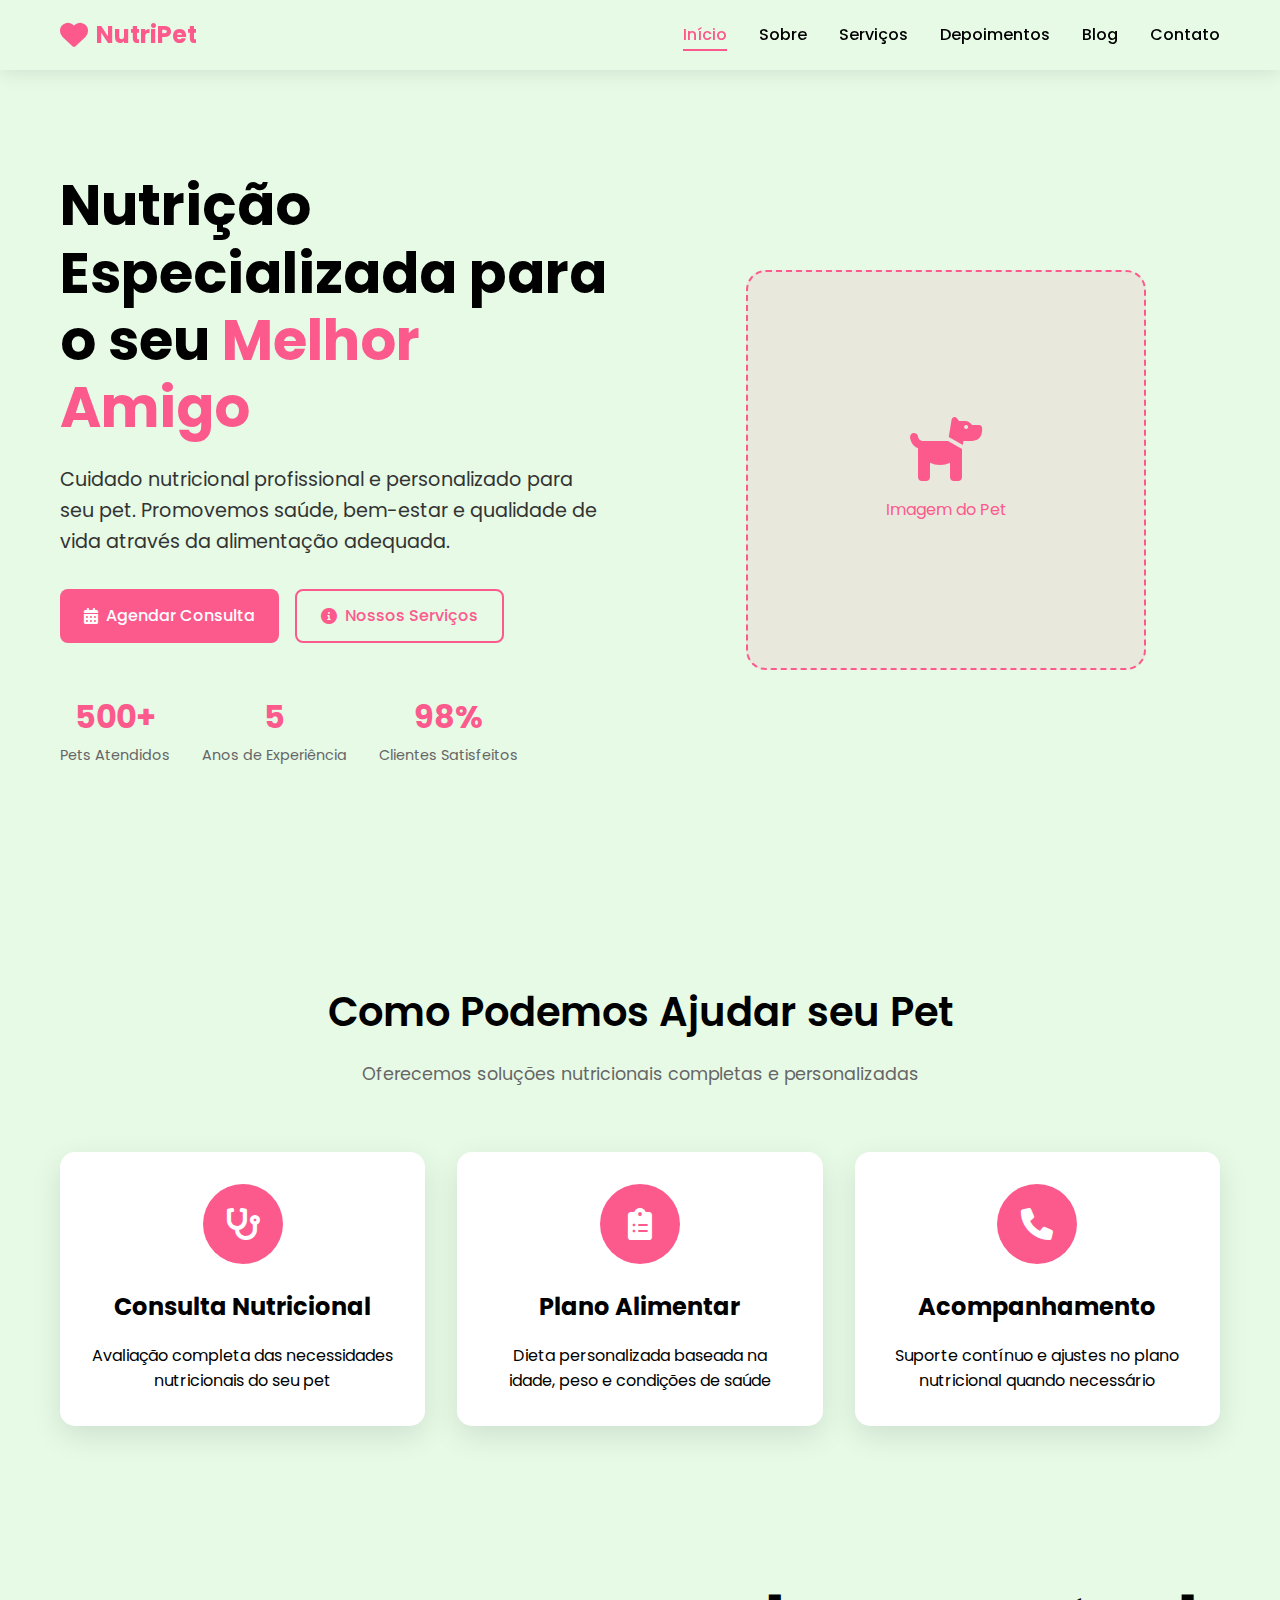
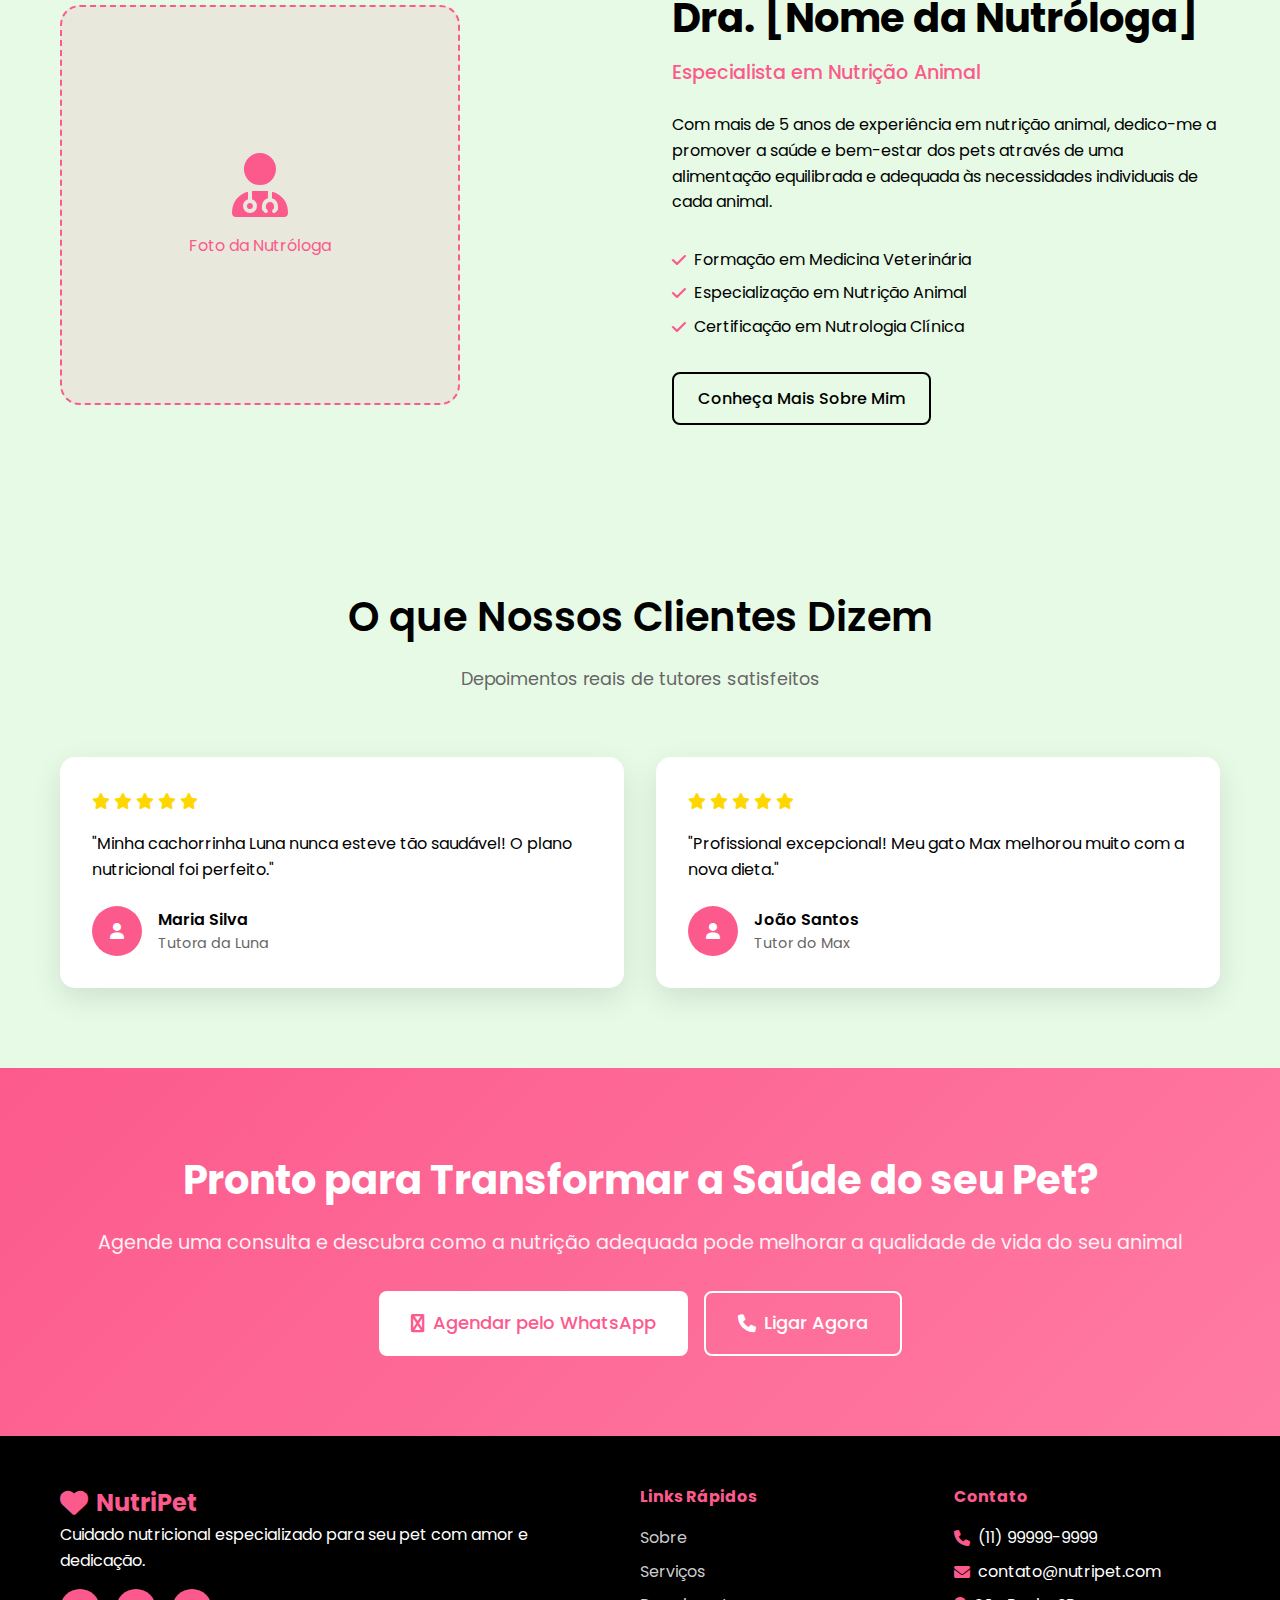
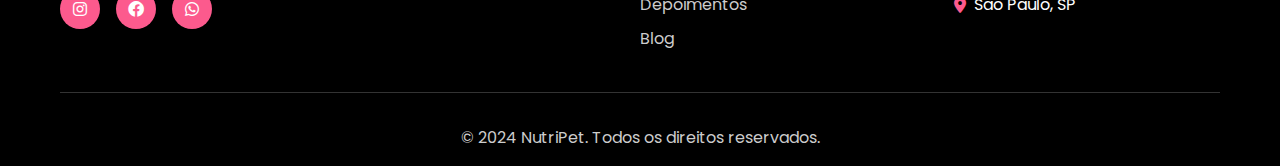
<file: index.html>
<!DOCTYPE html>
<html lang="pt-BR">
<head>
    <meta charset="UTF-8">
    <meta name="viewport" content="width=device-width, initial-scale=1.0">
    <meta name="description" content="Nutróloga especializada em animais - Cuidado nutricional profissional para seu pet com amor e dedicação">
    <meta name="keywords" content="nutrição animal, veterinária, pets, cães, gatos, alimentação animal">
    <title>NutriPet - Nutrição Especializada para seu Animal</title>
    <link rel="stylesheet" href="css/style.css">
    <link rel="preconnect" href="https://fonts.googleapis.com">
    <link rel="preconnect" href="https://fonts.gstatic.com" crossorigin>
    <link href="https://fonts.googleapis.com/css2?family=Poppins:wght@300;400;500;600;700&display=swap" rel="stylesheet">
    <link rel="stylesheet" href="https://cdnjs.cloudflare.com/ajax/libs/font-awesome/6.0.0/css/all.min.css">
</head>
<body>
    <!-- Header -->
    <header class="header">
        <div class="container">
            <div class="nav-wrapper">
                <div class="logo">
                    <i class="fas fa-heart"></i>
                    <span>NutriPet</span>
                </div>
                <nav class="nav">
                    <ul class="nav-list">
                        <li><a href="index.html" class="nav-link active">Início</a></li>
                        <li><a href="sobre.html" class="nav-link">Sobre</a></li>
                        <li><a href="servicos.html" class="nav-link">Serviços</a></li>
                        <li><a href="depoimentos.html" class="nav-link">Depoimentos</a></li>
                        <li><a href="blog.html" class="nav-link">Blog</a></li>
                        <li><a href="contato.html" class="nav-link">Contato</a></li>
                    </ul>
                </nav>
                <button class="mobile-menu-btn">
                    <span></span>
                    <span></span>
                    <span></span>
                </button>
            </div>
        </div>
    </header>

    <!-- Hero Section -->
    <main>
        <section class="hero">
            <div class="container">
                <div class="hero-content">
                    <div class="hero-text">
                        <h1>Nutrição Especializada para o seu <span class="highlight">Melhor Amigo</span></h1>
                        <p class="hero-description">
                            Cuidado nutricional profissional e personalizado para seu pet. 
                            Promovemos saúde, bem-estar e qualidade de vida através da alimentação adequada.
                        </p>
                        <div class="hero-buttons">
                            <a href="contato.html" class="btn btn-primary">
                                <i class="fas fa-calendar-alt"></i>
                                Agendar Consulta
                            </a>
                            <a href="servicos.html" class="btn btn-secondary">
                                <i class="fas fa-info-circle"></i>
                                Nossos Serviços
                            </a>
                        </div>
                        <div class="hero-stats">
                            <div class="stat">
                                <span class="stat-number">500+</span>
                                <span class="stat-label">Pets Atendidos</span>
                            </div>
                            <div class="stat">
                                <span class="stat-number">5</span>
                                <span class="stat-label">Anos de Experiência</span>
                            </div>
                            <div class="stat">
                                <span class="stat-number">98%</span>
                                <span class="stat-label">Clientes Satisfeitos</span>
                            </div>
                        </div>
                    </div>
                    <div class="hero-image">
                        <div class="image-placeholder">
                            <i class="fas fa-dog"></i>
                            <p>Imagem do Pet</p>
                        </div>
                    </div>
                </div>
            </div>
        </section>

        <!-- Services Preview -->
        <section class="services-preview">
            <div class="container">
                <div class="section-header">
                    <h2>Como Podemos Ajudar seu Pet</h2>
                    <p>Oferecemos soluções nutricionais completas e personalizadas</p>
                </div>
                <div class="services-grid">
                    <div class="service-card">
                        <div class="service-icon">
                            <i class="fas fa-stethoscope"></i>
                        </div>
                        <h3>Consulta Nutricional</h3>
                        <p>Avaliação completa das necessidades nutricionais do seu pet</p>
                    </div>
                    <div class="service-card">
                        <div class="service-icon">
                            <i class="fas fa-clipboard-list"></i>
                        </div>
                        <h3>Plano Alimentar</h3>
                        <p>Dieta personalizada baseada na idade, peso e condições de saúde</p>
                    </div>
                    <div class="service-card">
                        <div class="service-icon">
                            <i class="fas fa-phone"></i>
                        </div>
                        <h3>Acompanhamento</h3>
                        <p>Suporte contínuo e ajustes no plano nutricional quando necessário</p>
                    </div>
                </div>
            </div>
        </section>

        <!-- About Preview -->
        <section class="about-preview">
            <div class="container">
                <div class="about-content">
                    <div class="about-image">
                        <div class="image-placeholder">
                            <i class="fas fa-user-md"></i>
                            <p>Foto da Nutróloga</p>
                        </div>
                    </div>
                    <div class="about-text">
                        <h2>Dra. [Nome da Nutróloga]</h2>
                        <p class="about-subtitle">Especialista em Nutrição Animal</p>
                        <p>
                            Com mais de 5 anos de experiência em nutrição animal, dedico-me a promover 
                            a saúde e bem-estar dos pets através de uma alimentação equilibrada e adequada 
                            às necessidades individuais de cada animal.
                        </p>
                        <ul class="credentials">
                            <li><i class="fas fa-check"></i> Formação em Medicina Veterinária</li>
                            <li><i class="fas fa-check"></i> Especialização em Nutrição Animal</li>
                            <li><i class="fas fa-check"></i> Certificação em Nutrologia Clínica</li>
                        </ul>
                        <a href="sobre.html" class="btn btn-outline">
                            Conheça Mais Sobre Mim
                        </a>
                    </div>
                </div>
            </div>
        </section>

        <!-- Testimonials Preview -->
        <section class="testimonials-preview">
            <div class="container">
                <div class="section-header">
                    <h2>O que Nossos Clientes Dizem</h2>
                    <p>Depoimentos reais de tutores satisfeitos</p>
                </div>
                <div class="testimonials-grid">
                    <div class="testimonial-card">
                        <div class="testimonial-content">
                            <div class="stars">
                                <i class="fas fa-star"></i>
                                <i class="fas fa-star"></i>
                                <i class="fas fa-star"></i>
                                <i class="fas fa-star"></i>
                                <i class="fas fa-star"></i>
                            </div>
                            <p>"Minha cachorrinha Luna nunca esteve tão saudável! O plano nutricional foi perfeito."</p>
                        </div>
                        <div class="testimonial-author">
                            <div class="author-image">
                                <i class="fas fa-user"></i>
                            </div>
                            <div class="author-info">
                                <span class="author-name">Maria Silva</span>
                                <span class="pet-name">Tutora da Luna</span>
                            </div>
                        </div>
                    </div>
                    <div class="testimonial-card">
                        <div class="testimonial-content">
                            <div class="stars">
                                <i class="fas fa-star"></i>
                                <i class="fas fa-star"></i>
                                <i class="fas fa-star"></i>
                                <i class="fas fa-star"></i>
                                <i class="fas fa-star"></i>
                            </div>
                            <p>"Profissional excepcional! Meu gato Max melhorou muito com a nova dieta."</p>
                        </div>
                        <div class="testimonial-author">
                            <div class="author-image">
                                <i class="fas fa-user"></i>
                            </div>
                            <div class="author-info">
                                <span class="author-name">João Santos</span>
                                <span class="pet-name">Tutor do Max</span>
                            </div>
                        </div>
                    </div>
                </div>
            </div>
        </section>

        <!-- CTA Section -->
        <section class="cta-section">
            <div class="container">
                <div class="cta-content">
                    <h2>Pronto para Transformar a Saúde do seu Pet?</h2>
                    <p>Agende uma consulta e descubra como a nutrição adequada pode melhorar a qualidade de vida do seu animal</p>
                    <div class="cta-buttons">
                        <a href="contato.html" class="btn btn-primary btn-large">
                            <i class="fas fa-whatsapp"></i>
                            Agendar pelo WhatsApp
                        </a>
                        <a href="tel:+5511999999999" class="btn btn-secondary btn-large">
                            <i class="fas fa-phone"></i>
                            Ligar Agora
                        </a>
                    </div>
                </div>
            </div>
        </section>
    </main>

    <!-- Footer -->
    <footer class="footer">
        <div class="container">
            <div class="footer-content">
                <div class="footer-section">
                    <div class="logo">
                        <i class="fas fa-heart"></i>
                        <span>NutriPet</span>
                    </div>
                    <p>Cuidado nutricional especializado para seu pet com amor e dedicação.</p>
                    <div class="social-links">
                        <a href="#" target="_blank"><i class="fab fa-instagram"></i></a>
                        <a href="#" target="_blank"><i class="fab fa-facebook"></i></a>
                        <a href="#" target="_blank"><i class="fab fa-whatsapp"></i></a>
                    </div>
                </div>
                <div class="footer-section">
                    <h4>Links Rápidos</h4>
                    <ul>
                        <li><a href="sobre.html">Sobre</a></li>
                        <li><a href="servicos.html">Serviços</a></li>
                        <li><a href="depoimentos.html">Depoimentos</a></li>
                        <li><a href="blog.html">Blog</a></li>
                    </ul>
                </div>
                <div class="footer-section">
                    <h4>Contato</h4>
                    <div class="contact-info">
                        <p><i class="fas fa-phone"></i> (11) 99999-9999</p>
                        <p><i class="fas fa-envelope"></i> contato@nutripet.com</p>
                        <p><i class="fas fa-map-marker-alt"></i> São Paulo, SP</p>
                    </div>
                </div>
            </div>
            <div class="footer-bottom">
                <p>&copy; 2024 NutriPet. Todos os direitos reservados.</p>
            </div>
        </div>
    </footer>

    <script src="js/script.js"></script>
</body>
</html>
</file>
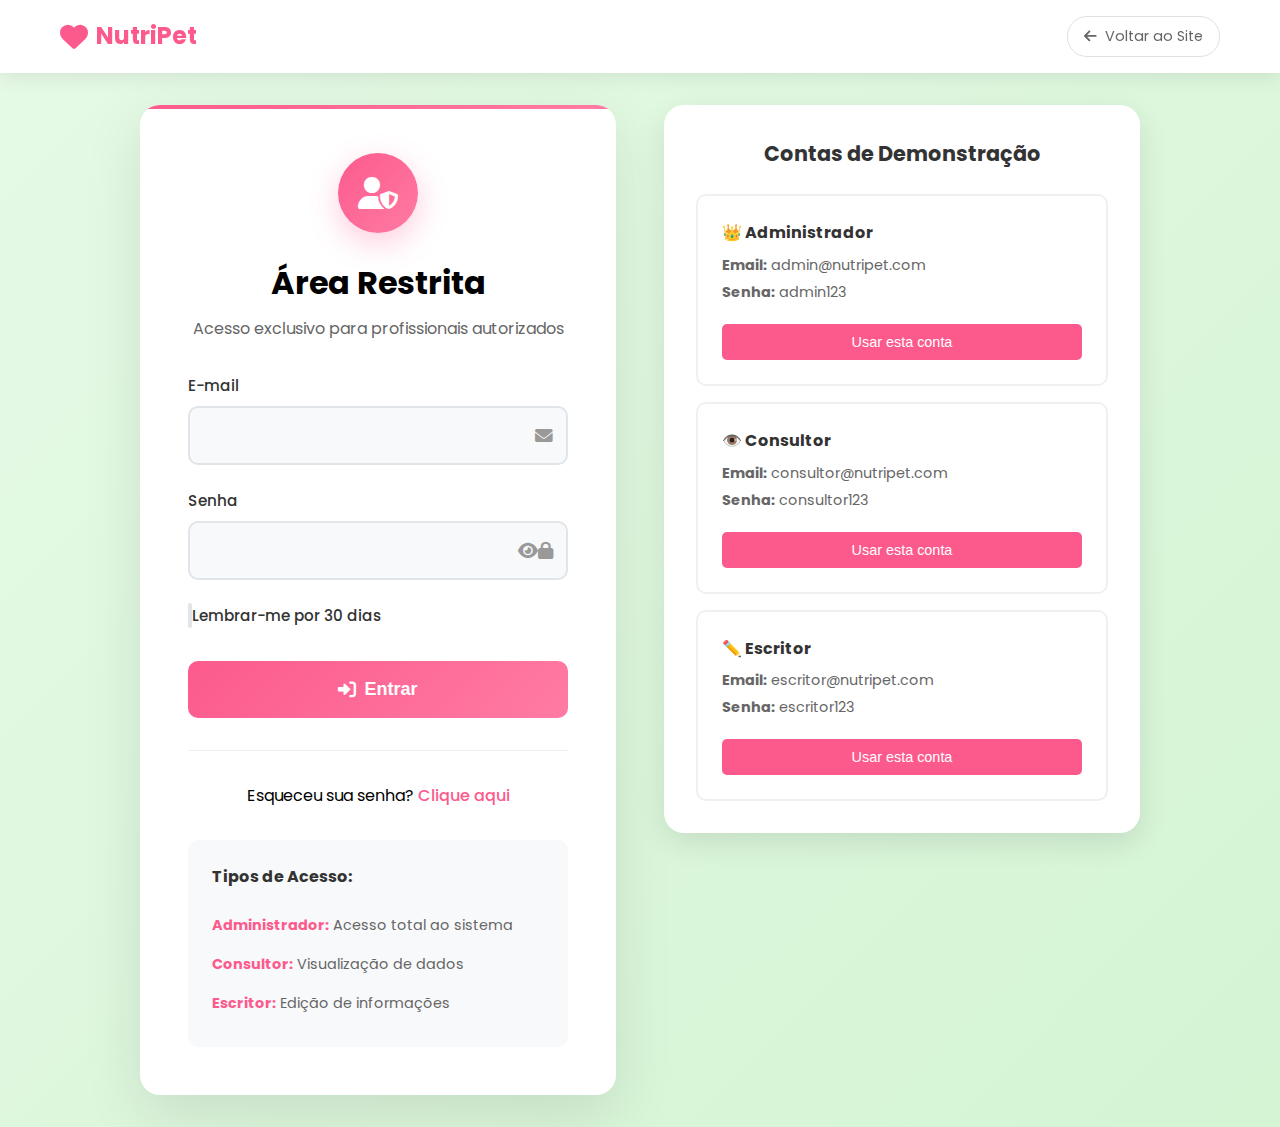
<file: dashboard.html>
<!DOCTYPE html>
<html lang="pt-BR">

<head>
    <meta charset="UTF-8">
    <meta name="viewport" content="width=device-width, initial-scale=1.0">
    <meta name="description" content="Dashboard administrativo - NaturaVet">
    <title>Dashboard - NaturaVet</title>
    <!-- Apenas as fontes e ícones, sem o style.css -->
    <link rel="preconnect" href="https://fonts.googleapis.com">
    <link rel="preconnect" href="https://fonts.gstatic.com" crossorigin>
    <link href="https://fonts.googleapis.com/css2?family=Poppins:wght@300;400;500;600;700&display=swap"
        rel="stylesheet">
    <link rel="stylesheet" href="https://cdnjs.cloudflare.com/ajax/libs/font-awesome/6.0.0/css/all.min.css">
    <!-- CSS específico do dashboard -->
    <link rel="stylesheet" href="css/dashboard.css">
        <link rel="stylesheet" href="css/dashboard/configuracao.css">

</head>

<body class="dashboard-page">
    <!-- Header Dashboard (independente) -->
    <header class="dashboard-header">
        <div class="dashboard-container">
            <div class="header-content">
                <div class="logo">
                    <i class="fas fa-heart"></i>
                    <span>NaturaVet</span>
                    <span class="dashboard-label">Dashboard</span>
                </div>

                <div class="header-actions">
                    <div class="user-info">
                        <div class="user-avatar">
                            <i class="fas fa-user"></i>
                        </div>
                        <div class="user-details">
                            <span class="user-name" id="userName">Carregando...</span>
                            <span class="user-role" id="userRole">...</span>
                        </div>
                    </div>

                    <div class="header-buttons">
                        <a href="index.html" class="btn-site">
                            <i class="fas fa-external-link-alt"></i>
                            <span>Ver Site</span>
                        </a>
                        <button class="btn-logout" onclick="logout()">
                            <i class="fas fa-sign-out-alt"></i>
                            <span>Sair</span>
                        </button>
                    </div>
                </div>
            </div>
        </div>
    </header>

    <!-- Botão para mobile -->
    <button class="mobile-sidebar-toggle" onclick="toggleSidebar()">
        <i class="fas fa-bars"></i>
    </button>

    <!-- Sidebar -->
    <aside class="dashboard-sidebar">
        <nav class="sidebar-nav">
            <ul class="nav-list">
                <li class="nav-item active">
                    <a href="#dashboard" class="nav-link" data-section="dashboard">
                        <i class="fas fa-tachometer-alt"></i>
                        <span>Dashboard</span>
                    </a>
                </li>
                <li class="nav-item">
                    <a href="#agendamentos" class="nav-link" data-section="agendamentos">
                        <i class="fas fa-calendar-alt"></i>
                        <span>Agendamentos</span>
                        <span class="badge" id="agendamentos-count">0</span>
                    </a>
                </li>
                <li class="nav-item">
                    <a href="#clientes" class="nav-link" data-section="clientes">
                        <i class="fas fa-users"></i>
                        <span>Clientes</span>
                        <span class="badge" id="clientes-count">0</span>
                    </a>
                </li>
                <li class="nav-item">
                    <a href="#animais" class="nav-link" data-section="animais">
                        <i class="fas fa-paw"></i>
                        <span>Animais</span>
                        <span class="badge" id="animais-count">0</span>
                    </a>
                </li>
                <li class="nav-item">
                    <a href="#contatos" class="nav-link" data-section="contatos">
                        <i class="fas fa-envelope"></i>
                        <span>Contatos</span>
                        <span class="badge" id="contatos-count">0</span>
                    </a>
                </li>
                <li class="nav-item admin-only">
                    <a href="#usuarios" class="nav-link" data-section="usuarios">
                        <i class="fas fa-user-shield"></i>
                        <span>Usuários</span>
                    </a>
                </li>
                <li class="nav-item admin-only">
                    <a href="#configuracoes" class="nav-link" data-section="configuracoes">
                        <i class="fas fa-cog"></i>
                        <span>Configurações</span>
                    </a>
                </li>
            </ul>
        </nav>
    </aside>

    <!-- Main Content -->
    <main class="dashboard-main">
        <div class="dashboard-container">
            <!-- Dashboard Overview -->
            <section id="dashboard-section" class="content-section active">
                <div class="section-header">
                    <div>
                        <h1>Dashboard</h1>
                        <p>Visão geral do sistema NaturaVet</p>
                    </div>
                </div>

                <div class="stats-grid">
                    <div class="stat-card">
                        <div class="stat-icon">
                            <i class="fas fa-calendar-check"></i>
                        </div>
                        <div class="stat-info">
                            <h3 id="stat-agendamentos">0</h3>
                            <p>Agendamentos Hoje</p>
                        </div>
                    </div>

                    <div class="stat-card">
                        <div class="stat-icon">
                            <i class="fas fa-users"></i>
                        </div>
                        <div class="stat-info">
                            <h3 id="stat-clientes">0</h3>
                            <p>Clientes Ativos</p>
                        </div>
                    </div>

                    <div class="stat-card">
                        <div class="stat-icon">
                            <i class="fas fa-paw"></i>
                        </div>
                        <div class="stat-info">
                            <h3 id="stat-animais">0</h3>
                            <p>Animais Cadastrados</p>
                        </div>
                    </div>

                    <div class="stat-card">
                        <div class="stat-icon">
                            <i class="fas fa-envelope"></i>
                        </div>
                        <div class="stat-info">
                            <h3 id="stat-contatos">0</h3>
                            <p>Mensagens Pendentes</p>
                        </div>
                    </div>
                </div>

                <!-- Dashboard Widgets -->
                <div class="dashboard-widgets">
                    <div class="widget">
                        <div class="widget-header">
                            <h3>Próximos Agendamentos</h3>
                            <button class="btn-widget" onclick="showSection('agendamentos')">Ver Todos</button>
                        </div>
                        <div class="widget-content" id="proximos-agendamentos">
                            <p class="no-data">Nenhum agendamento para hoje</p>
                        </div>
                    </div>

                    <div class="widget">
                        <div class="widget-header">
                            <h3>Mensagens Recentes</h3>
                            <button class="btn-widget" onclick="showSection('contatos')">Ver Todas</button>
                        </div>
                        <div class="widget-content" id="mensagens-recentes">
                            <p class="no-data">Nenhuma mensagem recente</p>
                        </div>
                    </div>
                </div>

                <!-- Calendário de Agendamentos -->
                <div class="calendar-section">
                    <div class="calendar-widget">
                        <div class="widget-header">
                            <h3>Calendário de Agendamentos</h3>
                            <div class="calendar-nav">
                                <button class="btn btn-sm btn-secondary" onclick="previousMonth()">
                                    <i class="fas fa-chevron-left"></i>
                                </button>
                                <span id="calendar-month-year"></span>
                                <button class="btn btn-sm btn-secondary" onclick="nextMonth()">
                                    <i class="fas fa-chevron-right"></i>
                                </button>
                            </div>
                        </div>
                        <div class="calendar-container">
                            <div class="calendar-grid" id="calendar-grid">
                                <!-- Calendário será gerado dinamicamente -->
                            </div>
                        </div>
                    </div>

                    <div class="day-info-panel">
                        <div class="day-info-header">
                            <h3 id="selected-day-title">Selecione um dia</h3>
                            <span id="selected-day-date" class="day-date"></span>
                        </div>
                        <div class="day-info-content" id="day-info-content">
                            <div class="no-day-selected">
                                <i class="fas fa-calendar-day"></i>
                                <p>Clique em um dia do calendário para ver os agendamentos</p>
                            </div>
                        </div>
                    </div>
                </div>
            </section>

            <!-- Agendamentos -->
            <section id="agendamentos-section" class="content-section">
                <div class="section-header">
                    <div>
                        <h1>Agendamentos</h1>
                        <p>Gerencie todos os agendamentos</p>
                    </div>
                    <div class="section-actions">
                        <button class="btn btn-primary" onclick="openModal('agendamento-modal')">
                            <i class="fas fa-plus"></i>
                            Novo Agendamento
                        </button>
                    </div>
                </div>

                <div class="table-container">
                    <table class="data-table" id="agendamentos-table">
                        <thead>
                            <tr>
                                <th>Data/Hora</th>
                                <th>Cliente</th>
                                <th>Animal</th>
                                <th>Serviço</th>
                                <th>Status</th>
                                <th>Ações</th>
                            </tr>
                        </thead>
                        <tbody>
                            <tr class="no-data-row">
                                <td colspan="6">Nenhum agendamento encontrado</td>
                            </tr>
                        </tbody>
                    </table>
                </div>
            </section>

            <!-- Clientes -->
            <section id="clientes-section" class="content-section">
                <div class="section-header">
                    <div>
                        <h1>Clientes</h1>
                        <p>Gerencie todos os clientes cadastrados</p>
                    </div>
                    <div class="section-actions">
                        <div class="search-box">
                            <input type="text" id="cliente-search" placeholder="Buscar cliente...">
                            <i class="fas fa-search"></i>
                        </div>
                        <button class="btn btn-primary" onclick="openClienteModal()">
                            <i class="fas fa-plus"></i>
                            Novo Cliente
                        </button>
                    </div>
                </div>

                <div class="table-container">
                    <table class="data-table" id="clientes-table">
                        <thead>
                            <tr>
                                <th>Nome</th>
                                <th>Email</th>
                                <th>Telefone</th>
                                <th>Cidade</th>
                                <th>Animais</th>
                                <th>Status</th>
                                <th>Cadastro</th>
                                <th>Ações</th>
                            </tr>
                        </thead>
                        <tbody>
                            <tr class="no-data-row">
                                <td colspan="8">Nenhum cliente encontrado</td>
                            </tr>
                        </tbody>
                    </table>
                </div>
            </section>

            <!-- Animais -->
            <section id="animais-section" class="content-section">
                <div class="section-header">
                    <div>
                        <h1>Animais</h1>
                        <p>Gerencie todos os animais cadastrados</p>
                    </div>
                    <div class="section-actions">
                        <button class="btn btn-primary" onclick="openModal('animal-modal')">
                            <i class="fas fa-plus"></i>
                            Novo Animal
                        </button>
                    </div>
                </div>

                <div class="table-container">
                    <table class="data-table" id="animais-table">
                        <thead>
                            <tr>
                                <th>Nome</th>
                                <th>Tipo</th>
                                <th>Raça</th>
                                <th>Idade</th>
                                <th>Tutor</th>
                                <th>Ações</th>
                            </tr>
                        </thead>
                        <tbody>
                            <tr class="no-data-row">
                                <td colspan="6">Nenhum animal encontrado</td>
                            </tr>
                        </tbody>
                    </table>
                </div>
            </section>

            <!-- Contatos -->
            <section id="contatos-section" class="content-section">
                <div class="section-header">
                    <div>
                        <h1>Mensagens de Contato</h1>
                        <p>Visualize todas as mensagens recebidas</p>
                    </div>
                    <div class="section-actions">
                        <button class="btn btn-secondary" onclick="exportContacts()">
                            <i class="fas fa-download"></i>
                            Exportar
                        </button>
                    </div>
                </div>

                <div class="table-container">
                    <table class="data-table" id="contatos-table">
                        <thead>
                            <tr>
                                <th>Data</th>
                                <th>Nome</th>
                                <th>Email</th>
                                <th>Telefone</th>
                                <th>Serviço</th>
                                <th>Status</th>
                                <th>Ações</th>
                            </tr>
                        </thead>
                        <tbody>
                            <tr class="no-data-row">
                                <td colspan="7">Nenhuma mensagem encontrada</td>
                            </tr>
                        </tbody>
                    </table>
                </div>
            </section>

            <!-- Usuários -->
            <section id="usuarios-section" class="content-section">
                <div class="section-header">
                    <div>
                        <h1>Usuários</h1>
                        <p>Gerencie todos os usuários do sistema</p>
                    </div>
                    <div class="section-actions">
                        <button class="btn btn-primary admin-only" onclick="openUsuarioModal()">
                            <i class="fas fa-plus"></i>
                            Novo Usuário
                        </button>
                    </div>
                </div>

                <div class="table-container">
                    <table class="data-table" id="usuarios-table">
                        <thead>
                            <tr>
                                <th>Nome</th>
                                <th>Email</th>
                                <th>Tipo</th>
                                <th>Status</th>
                                <th>Cadastro</th>
                                <th>Ações</th>
                            </tr>
                        </thead>
                        <tbody>
                            <tr class="no-data-row">
                                <td colspan="6">Nenhum usuário encontrado</td>
                            </tr>
                        </tbody>
                    </table>
                </div>
            </section>
        </div>
    </main>

    <!-- Modals -->
    <!-- Modal Agendamento -->
    <div id="agendamento-modal" class="modal">
        <div class="modal-content">
            <div class="modal-header">
                <h2>Novo Agendamento</h2>
                <button class="modal-close" onclick="closeModal('agendamento-modal')">
                    <i class="fas fa-times"></i>
                </button>
            </div>
            <form id="agendamento-form" class="modal-form">
                <div class="form-row">
                    <div class="form-group">
                        <label for="agend-cliente">Cliente</label>
                        <select id="agend-cliente" name="cliente" required>
                            <option value="">Selecione um cliente</option>
                        </select>
                    </div>
                    <div class="form-group">
                        <label for="agend-animal">Animal</label>
                        <select id="agend-animal" name="animal" required>
                            <option value="">Selecione um animal</option>
                        </select>
                    </div>
                </div>
                <div class="form-row">
                    <div class="form-group">
                        <label for="agend-data">Data</label>
                        <input type="date" id="agend-data" name="data" required>
                    </div>
                    <div class="form-group">
                        <label for="agend-hora">Hora</label>
                        <input type="time" id="agend-hora" name="hora" required>
                    </div>
                </div>
                <div class="form-group">
                    <label for="agend-servico">Serviço</label>
                    <select id="agend-servico" name="servico" required>
                        <option value="">Selecione um serviço</option>
                        <option value="consulta">Consulta Nutricional</option>
                        <option value="natural">Alimentação Natural</option>
                        <option value="mista">Alimentação Mista</option>
                        <option value="comercial">Alimentação Comercial</option>
                        <option value="emagrecimento">Programa de Emagrecimento</option>
                        <option value="dietas-coadjuvantes">Dietas Coadjuvantes</option>
                    </select>
                </div>
                <div class="form-group">
                    <label for="agend-observacoes">Observações</label>
                    <textarea id="agend-observacoes" name="observacoes" rows="3"></textarea>
                </div>
                <div class="modal-actions">
                    <button type="button" class="btn btn-secondary" onclick="closeModal('agendamento-modal')">
                        Cancelar
                    </button>
                    <button type="submit" class="btn btn-primary">
                        <i class="fas fa-save"></i>
                        Salvar Agendamento
                    </button>
                </div>
            </form>
        </div>
    </div>

    <!-- Modal Cliente -->
    <div id="cliente-modal" class="modal">
        <div class="modal-content">
            <div class="modal-header">
                <h2 id="cliente-modal-title">Novo Cliente</h2>
                <button class="modal-close" onclick="closeModal('cliente-modal')">
                    <i class="fas fa-times"></i>
                </button>
            </div>
            <form id="cliente-form" class="modal-form">
                <input type="hidden" id="cliente-id" name="id">

                <!-- Informações Pessoais -->
                <div class="form-section">
                    <h3><i class="fas fa-user"></i> Informações Pessoais</h3>
                    <div class="form-row">
                        <div class="form-group">
                            <label for="cliente-nome">Nome Completo *</label>
                            <input type="text" id="cliente-nome" name="nome" required>
                        </div>
                        <div class="form-group">
                            <label for="cliente-cpf">CPF</label>
                            <input type="text" id="cliente-cpf" name="cpf" placeholder="000.000.000-00">
                        </div>
                    </div>
                    <div class="form-row">
                        <div class="form-group">
                            <label for="cliente-nascimento">Data de Nascimento</label>
                            <input type="date" id="cliente-nascimento" name="nascimento">
                        </div>
                        <div class="form-group">
                            <label for="cliente-profissao">Profissão</label>
                            <input type="text" id="cliente-profissao" name="profissao">
                        </div>
                    </div>
                </div>

                <!-- Contato -->
                <div class="form-section">
                    <h3><i class="fas fa-phone"></i> Contato</h3>
                    <div class="form-row">
                        <div class="form-group">
                            <label for="cliente-email">E-mail *</label>
                            <input type="email" id="cliente-email" name="email" required>
                        </div>
                        <div class="form-group">
                            <label for="cliente-telefone">Telefone *</label>
                            <input type="tel" id="cliente-telefone" name="telefone" required
                                placeholder="(00) 00000-0000">
                        </div>
                    </div>
                    <div class="form-group">
                        <label for="cliente-telefone2">Telefone Alternativo</label>
                        <input type="tel" id="cliente-telefone2" name="telefone2" placeholder="(00) 00000-0000">
                    </div>
                </div>

                <!-- Endereço -->
                <div class="form-section">
                    <h3><i class="fas fa-map-marker-alt"></i> Endereço</h3>
                    <div class="form-row">
                        <div class="form-group">
                            <label for="cliente-cep">CEP</label>
                            <input type="text" id="cliente-cep" name="cep" placeholder="00000-000">
                        </div>
                        <div class="form-group">
                            <label for="cliente-cidade">Cidade</label>
                            <input type="text" id="cliente-cidade" name="cidade">
                        </div>
                    </div>
                    <div class="form-row">
                        <div class="form-group">
                            <label for="cliente-bairro">Bairro</label>
                            <input type="text" id="cliente-bairro" name="bairro">
                        </div>
                        <div class="form-group">
                            <label for="cliente-estado">Estado</label>
                            <select id="cliente-estado" name="estado">
                                <option value="">Selecione</option>
                                <option value="AC">Acre</option>
                                <option value="AL">Alagoas</option>
                                <option value="AP">Amapá</option>
                                <option value="AM">Amazonas</option>
                                <option value="BA">Bahia</option>
                                <option value="CE">Ceará</option>
                                <option value="DF">Distrito Federal</option>
                                <option value="ES">Espírito Santo</option>
                                <option value="GO">Goiás</option>
                                <option value="MA">Maranhão</option>
                                <option value="MT">Mato Grosso</option>
                                <option value="MS">Mato Grosso do Sul</option>
                                <option value="MG">Minas Gerais</option>
                                <option value="PA">Pará</option>
                                <option value="PB">Paraíba</option>
                                <option value="PR">Paraná</option>
                                <option value="PE">Pernambuco</option>
                                <option value="PI">Piauí</option>
                                <option value="RJ">Rio de Janeiro</option>
                                <option value="RN">Rio Grande do Norte</option>
                                <option value="RS">Rio Grande do Sul</option>
                                <option value="RO">Rondônia</option>
                                <option value="RR">Roraima</option>
                                <option value="SC">Santa Catarina</option>
                                <option value="SP">São Paulo</option>
                                <option value="SE">Sergipe</option>
                                <option value="TO">Tocantins</option>
                            </select>
                        </div>
                    </div>
                    <div class="form-group">
                        <label for="cliente-endereco">Rua/Avenida</label>
                        <input type="text" id="cliente-endereco" name="endereco" placeholder="Rua, número, complemento">
                    </div>
                </div>

                <!-- Informações Adicionais -->
                <div class="form-section">
                    <h3><i class="fas fa-clipboard"></i> Informações Adicionais</h3>
                    <div class="form-row">
                        <div class="form-group">
                            <label for="cliente-como-conheceu">Como nos conheceu?</label>
                            <select id="cliente-como-conheceu" name="como_conheceu">
                                <option value="">Selecione</option>
                                <option value="google">Google</option>
                                <option value="instagram">Instagram</option>
                                <option value="facebook">Facebook</option>
                                <option value="indicacao">Indicação</option>
                                <option value="veterinario">Veterinário</option>
                                <option value="outros">Outros</option>
                            </select>
                        </div>
                        <div class="form-group">
                            <label for="cliente-status">Status</label>
                            <select id="cliente-status" name="status">
                                <option value="ativo">Ativo</option>
                                <option value="inativo">Inativo</option>
                                <option value="prospecto">Prospecto</option>
                            </select>
                        </div>
                    </div>
                    <div class="form-group">
                        <label for="cliente-observacoes">Observações</label>
                        <textarea id="cliente-observacoes" name="observacoes" rows="3"
                            placeholder="Informações importantes sobre o cliente..."></textarea>
                    </div>
                </div>

                <div class="modal-actions">
                    <button type="button" class="btn btn-secondary" onclick="closeModal('cliente-modal')">
                        <i class="fas fa-times"></i>
                        Cancelar
                    </button>
                    <button type="submit" class="btn btn-primary">
                        <i class="fas fa-save"></i>
                        <span id="cliente-btn-text">Salvar Cliente</span>
                    </button>
                </div>
            </form>
        </div>
    </div>

    <!-- Modal Animal -->
    <div id="animal-modal" class="modal">
        <div class="modal-content">
            <div class="modal-header">
                <h2>Novo Animal</h2>
                <button class="modal-close" onclick="closeModal('animal-modal')">
                    <i class="fas fa-times"></i>
                </button>
            </div>
            <form id="animal-form" class="modal-form">
                <div class="form-row">
                    <div class="form-group">
                        <label for="animal-nome">Nome do Animal</label>
                        <input type="text" id="animal-nome" name="nome" required>
                    </div>
                    <div class="form-group">
                        <label for="animal-tutor">Tutor</label>
                        <select id="animal-tutor" name="tutor" required>
                            <option value="">Selecione um cliente</option>
                        </select>
                    </div>
                </div>
                <div class="form-row">
                    <div class="form-group">
                        <label for="animal-tipo">Tipo</label>
                        <select id="animal-tipo" name="tipo" required>
                            <option value="">Selecione</option>
                            <option value="cao">Cão</option>
                            <option value="gato">Gato</option>
                            <option value="outro">Outro</option>
                        </select>
                    </div>
                    <div class="form-group">
                        <label for="animal-raca">Raça</label>
                        <input type="text" id="animal-raca" name="raca">
                    </div>
                </div>
                <div class="form-row">
                    <div class="form-group">
                        <label for="animal-nascimento">Data de Nascimento</label>
                        <input type="date" id="animal-nascimento" name="nascimento">
                    </div>
                    <div class="form-group">
                        <label for="animal-peso">Peso (kg)</label>
                        <input type="number" id="animal-peso" name="peso" step="0.1" min="0">
                    </div>
                </div>
                <div class="form-group">
                    <label for="animal-observacoes">Observações Médicas</label>
                    <textarea id="animal-observacoes" name="observacoes" rows="3"></textarea>
                </div>
                <div class="modal-actions">
                    <button type="button" class="btn btn-secondary" onclick="closeModal('animal-modal')">
                        Cancelar
                    </button>
                    <button type="submit" class="btn btn-primary">
                        <i class="fas fa-save"></i>
                        Salvar Animal
                    </button>
                </div>
            </form>
        </div>
    </div>

    <!-- Modal Usuário -->
    <div id="usuario-modal" class="modal">
        <div class="modal-content">
            <div class="modal-header">
                <h2 id="usuario-modal-title">Novo Usuário</h2>
                <button class="modal-close" onclick="closeModal('usuario-modal')">
                    <i class="fas fa-times"></i>
                </button>
            </div>
            <form id="usuario-form" class="modal-form">
                <input type="hidden" id="usuario-id" name="id">

                <div class="form-row">
                    <div class="form-group">
                        <label for="usuario-nome">Nome Completo *</label>
                        <input type="text" id="usuario-nome" name="nome" required>
                    </div>
                    <div class="form-group">
                        <label for="usuario-email">E-mail *</label>
                        <input type="email" id="usuario-email" name="email" required>
                    </div>
                </div>

                <div class="form-row">
                    <div class="form-group">
                        <label for="usuario-senha">Senha *</label>
                        <input type="password" id="usuario-senha" name="senha" required>
                    </div>
                    <div class="form-group">
                        <label for="usuario-tipo">Tipo de Usuário *</label>
                        <select id="usuario-tipo" name="tipo" required>
                            <option value="">Selecione</option>
                            <option value="admin">Administrador</option>
                            <option value="escritor">Escritor</option>
                            <option value="consultor">Consultor</option>
                        </select>
                    </div>
                </div>

                <div class="form-group">
                    <label for="usuario-status">Status</label>
                    <select id="usuario-status" name="status">
                        <option value="ativo">Ativo</option>
                        <option value="inativo">Inativo</option>
                    </select>
                </div>

                <div class="modal-actions">
                    <button type="button" class="btn btn-secondary" onclick="closeModal('usuario-modal')">
                        <i class="fas fa-times"></i>
                        Cancelar
                    </button>
                    <button type="submit" class="btn btn-primary">
                        <i class="fas fa-save"></i>
                        <span id="usuario-btn-text">Salvar Usuário</span>
                    </button>
                </div>
            </form>
        </div>
    </div>

    <!-- Modal Visualizar Contato -->
    <div id="view-contato-modal" class="modal modal-overlay">
        <div class="modal-content modal-view-contato">
            <div class="modal-header">
                <h2>Mensagem de Contato</h2>
                <button class="modal-close" onclick="closeModal('view-contato-modal')">
                    <i class="fas fa-times"></i>
                </button>
            </div>
            <div class="modal-body" id="contato-details">
                <!-- Conteúdo será preenchido dinamicamente -->
            </div>
            <div class="modal-actions">
                <button type="button" class="btn btn-secondary" onclick="closeModal('view-contato-modal')">
                    <i class="fas fa-times"></i>
                    Fechar
                </button>
            </div>
        </div>
    </div>
<!-- Configurações -->
<section id="configuracoes-section" class="content-section">
    <div class="section-header">
        <div>
            <h1>Configurações</h1>
            <p>Configure o sistema de acordo com suas necessidades</p>
        </div>
    </div>

    <div class="config-container">
        <!-- Navegação das configurações -->
        <div class="config-nav">
            <ul class="config-nav-list">
                <li class="config-nav-item active">
                    <a href="#config-geral" class="config-nav-link" data-config="geral">
                        <i class="fas fa-cog"></i>
                        <span>Geral</span>
                    </a>
                </li>
                <li class="config-nav-item">
                    <a href="#config-agendamento" class="config-nav-link" data-config="agendamento">
                        <i class="fas fa-calendar-alt"></i>
                        <span>Agendamentos</span>
                    </a>
                </li>
                <li class="config-nav-item">
                    <a href="#config-backup" class="config-nav-link" data-config="backup">
                        <i class="fas fa-database"></i>
                        <span>Backup & Dados</span>
                    </a>
                </li>
                <li class="config-nav-item">
                    <a href="#config-seguranca" class="config-nav-link" data-config="seguranca">
                        <i class="fas fa-shield-alt"></i>
                        <span>Segurança</span>
                    </a>
                </li>
                <li class="config-nav-item">
                    <a href="#config-relatorios" class="config-nav-link" data-config="relatorios">
                        <i class="fas fa-chart-bar"></i>
                        <span>Relatórios</span>
                    </a>
                </li>
            </ul>
        </div>

        <!-- Conteúdo das configurações -->
        <div class="config-content">
            <!-- Configurações Gerais -->
            <div id="config-geral" class="config-panel active">
                <div class="config-section">
                    <h3><i class="fas fa-building"></i> Informações da Empresa</h3>
                    <div class="form-row">
                        <div class="form-group">
                            <label for="empresa-nome">Nome da Empresa *</label>
                            <input type="text" id="empresa-nome" value="NaturaVet" required>
                        </div>
                        <div class="form-group">
                            <label for="empresa-cnpj">CNPJ</label>
                            <input type="text" id="empresa-cnpj" placeholder="00.000.000/0000-00">
                        </div>
                    </div>
                    <div class="form-row">
                        <div class="form-group">
                            <label for="empresa-telefone">Telefone Principal *</label>
                            <input type="tel" id="empresa-telefone" value="(81) 99999-9999" required>
                        </div>
                        <div class="form-group">
                            <label for="empresa-telefone2">Telefone Secundário</label>
                            <input type="tel" id="empresa-telefone2" placeholder="(81) 99999-9999">
                        </div>
                    </div>
                    <div class="form-row">
                        <div class="form-group">
                            <label for="empresa-email">E-mail Principal *</label>
                            <input type="email" id="empresa-email" value="contato@naturapet.com" required>
                        </div>
                        <div class="form-group">
                            <label for="empresa-site">Website</label>
                            <input type="url" id="empresa-site" value="https://naturapet.com">
                        </div>
                    </div>
                    <div class="form-group">
                        <label for="empresa-endereco">Endereço Completo</label>
                        <textarea id="empresa-endereco" rows="3">Rua das Flores, 123 - Centro, Recife - PE, CEP: 50000-000</textarea>
                    </div>
                    <div class="form-group">
                        <label for="empresa-descricao">Descrição da Empresa</label>
                        <textarea id="empresa-descricao" rows="3" placeholder="Breve descrição dos serviços oferecidos..."></textarea>
                    </div>
                </div>

                <div class="config-section">
                    <h3><i class="fas fa-globe"></i> Configurações Regionais</h3>
                    <div class="form-row">
                        <div class="form-group">
                            <label for="config-timezone">Fuso Horário</label>
                            <select id="config-timezone">
                                <option value="America/Sao_Paulo" selected>Brasília (UTC-3)</option>
                                <option value="America/Manaus">Manaus (UTC-4)</option>
                                <option value="America/Rio_Branco">Rio Branco (UTC-5)</option>
                                <option value="America/Fortaleza">Fortaleza (UTC-3)</option>
                            </select>
                        </div>
                        <div class="form-group">
                            <label for="config-idioma">Idioma do Sistema</label>
                            <select id="config-idioma">
                                <option value="pt-BR" selected>Português (Brasil)</option>
                                <option value="en-US">English (US)</option>
                                <option value="es-ES">Español</option>
                            </select>
                        </div>
                    </div>
                    <div class="form-row">
                        <div class="form-group">
                            <label for="config-moeda">Moeda</label>
                            <select id="config-moeda">
                                <option value="BRL" selected>Real (R$)</option>
                                <option value="USD">Dólar ($)</option>
                                <option value="EUR">Euro (€)</option>
                            </select>
                        </div>
                        <div class="form-group">
                            <label for="config-formato-data">Formato de Data</label>
                            <select id="config-formato-data">
                                <option value="dd/mm/yyyy" selected>DD/MM/AAAA</option>
                                <option value="mm/dd/yyyy">MM/DD/AAAA</option>
                                <option value="yyyy-mm-dd">AAAA-MM-DD</option>
                            </select>
                        </div>
                    </div>
                </div>

                <div class="config-section">
                    <h3><i class="fas fa-envelope"></i> Configurações de E-mail</h3>
                    <div class="form-row">
                        <div class="form-group">
                            <label for="smtp-servidor">Servidor SMTP</label>
                            <input type="text" id="smtp-servidor" placeholder="smtp.gmail.com">
                        </div>
                        <div class="form-group">
                            <label for="smtp-porta">Porta SMTP</label>
                            <input type="number" id="smtp-porta" value="587">
                        </div>
                    </div>
                    <div class="form-row">
                        <div class="form-group">
                            <label for="smtp-usuario">Usuário SMTP</label>
                            <input type="email" id="smtp-usuario" placeholder="seu-email@gmail.com">
                        </div>
                        <div class="form-group">
                            <label for="smtp-senha">Senha SMTP</label>
                            <input type="password" id="smtp-senha" placeholder="Senha do e-mail">
                        </div>
                    </div>
                    <div class="toggle-group">
                        <label class="toggle-switch">
                            <input type="checkbox" id="smtp-ssl" checked>
                            <span class="toggle-slider"></span>
                            Usar SSL/TLS
                        </label>
                        <label class="toggle-switch">
                            <input type="checkbox" id="email-teste">
                            <span class="toggle-slider"></span>
                            Modo de Teste (não enviar e-mails reais)
                        </label>
                    </div>
                </div>

                <div class="config-section">
                    <h3><i class="fas fa-image"></i> Logo e Identidade Visual</h3>
                    <div class="form-row">
                        <div class="form-group">
                            <label for="logo-upload">Logo da Empresa</label>
                            <input type="file" id="logo-upload" accept="image/*">
                            <small>Formatos aceitos: PNG, JPG, SVG (máx. 2MB)</small>
                        </div>
                        <div class="form-group">
                            <label for="cor-primaria">Cor Primária</label>
                            <input type="color" id="cor-primaria" value="#FC5A8D">
                        </div>
                    </div>
                    <div class="form-row">
                        <div class="form-group">
                            <label for="cor-secundaria">Cor Secundária</label>
                            <input type="color" id="cor-secundaria" value="#E6FAE6">
                        </div>
                        <div class="form-group">
                            <label for="favicon-upload">Favicon</label>
                            <input type="file" id="favicon-upload" accept="image/*">
                            <small>Formato ICO ou PNG 32x32px</small>
                        </div>
                    </div>
                </div>
            </div>

            <!-- Configurações de Agendamento -->
            <div id="config-agendamento" class="config-panel">
                <div class="config-section">
                    <h3><i class="fas fa-clock"></i> Horários de Funcionamento</h3>
                    <div class="horarios-grid">
                        <div class="horario-dia">
                            <label>
                                <input type="checkbox" id="seg-ativo" checked> Segunda-feira
                            </label>
                            <div class="horario-inputs">
                                <input type="time" id="seg-inicio" value="08:00"> às 
                                <input type="time" id="seg-fim" value="18:00">
                            </div>
                        </div>
                        <div class="horario-dia">
                            <label>
                                <input type="checkbox" id="ter-ativo" checked> Terça-feira
                            </label>
                            <div class="horario-inputs">
                                <input type="time" id="ter-inicio" value="08:00"> às 
                                <input type="time" id="ter-fim" value="18:00">
                            </div>
                        </div>
                        <div class="horario-dia">
                            <label>
                                <input type="checkbox" id="qua-ativo" checked> Quarta-feira
                            </label>
                            <div class="horario-inputs">
                                <input type="time" id="qua-inicio" value="08:00"> às 
                                <input type="time" id="qua-fim" value="18:00">
                            </div>
                        </div>
                        <div class="horario-dia">
                            <label>
                                <input type="checkbox" id="qui-ativo" checked> Quinta-feira
                            </label>
                            <div class="horario-inputs">
                                <input type="time" id="qui-inicio" value="08:00"> às 
                                <input type="time" id="qui-fim" value="18:00">
                            </div>
                        </div>
                        <div class="horario-dia">
                            <label>
                                <input type="checkbox" id="sex-ativo" checked> Sexta-feira
                            </label>
                            <div class="horario-inputs">
                                <input type="time" id="sex-inicio" value="08:00"> às 
                                <input type="time" id="sex-fim" value="18:00">
                            </div>
                        </div>
                        <div class="horario-dia">
                            <label>
                                <input type="checkbox" id="sab-ativo"> Sábado
                            </label>
                            <div class="horario-inputs">
                                <input type="time" id="sab-inicio" value="08:00"> às 
                                <input type="time" id="sab-fim" value="12:00">
                            </div>
                        </div>
                        <div class="horario-dia">
                            <label>
                                <input type="checkbox" id="dom-ativo"> Domingo
                            </label>
                            <div class="horario-inputs">
                                <input type="time" id="dom-inicio" value="08:00"> às 
                                <input type="time" id="dom-fim" value="12:00">
                            </div>
                        </div>
                    </div>
                </div>

                <div class="config-section">
                    <h3><i class="fas fa-calendar-check"></i> Configurações de Consulta</h3>
                    <div class="form-row">
                        <div class="form-group">
                            <label for="duracao-consulta">Duração Padrão da Consulta</label>
                            <select id="duracao-consulta">
                                <option value="30">30 minutos</option>
                                <option value="45">45 minutos</option>
                                <option value="60" selected>1 hora</option>
                                <option value="90">1h 30min</option>
                                <option value="120">2 horas</option>
                            </select>
                        </div>
                        <div class="form-group">
                            <label for="intervalo-consulta">Intervalo entre Consultas</label>
                            <select id="intervalo-consulta">
                                <option value="0">Sem intervalo</option>
                                <option value="15" selected>15 minutos</option>
                                <option value="30">30 minutos</option>
                                <option value="45">45 minutos</option>
                            </select>
                        </div>
                    </div>
                    <div class="form-row">
                        <div class="form-group">
                            <label for="limite-agendamentos">Limite de Agendamentos por Dia</label>
                            <input type="number" id="limite-agendamentos" value="10" min="1" max="50">
                        </div>
                        <div class="form-group">
                            <label for="antecedencia-minima">Antecedência Mínima (horas)</label>
                            <input type="number" id="antecedencia-minima" value="24" min="1" max="168">
                        </div>
                    </div>
                    <div class="form-row">
                        <div class="form-group">
                            <label for="antecedencia-maxima">Antecedência Máxima (dias)</label>
                            <input type="number" id="antecedencia-maxima" value="90" min="1" max="365">
                        </div>
                        <div class="form-group">
                            <label for="cancelamento-prazo">Prazo para Cancelamento (horas)</label>
                            <input type="number" id="cancelamento-prazo" value="24" min="1" max="72">
                        </div>
                    </div>
                </div>

                <div class="config-section">
                    <h3><i class="fas fa-bell"></i> Notificações de Agendamento</h3>
                    <div class="toggle-group">
                        <label class="toggle-switch">
                            <input type="checkbox" id="notif-confirmacao" checked>
                            <span class="toggle-slider"></span>
                            Confirmação automática de agendamento
                        </label>
                        <label class="toggle-switch">
                            <input type="checkbox" id="notif-lembrete-24h" checked>
                            <span class="toggle-slider"></span>
                            Lembrete 24 horas antes
                        </label>
                        <label class="toggle-switch">
                            <input type="checkbox" id="notif-lembrete-2h">
                            <span class="toggle-slider"></span>
                            Lembrete 2 horas antes
                        </label>
                        <label class="toggle-switch">
                            <input type="checkbox" id="notif-cancelamento" checked>
                            <span class="toggle-slider"></span>
                            Notificação de cancelamento
                        </label>
                        <label class="toggle-switch">
                            <input type="checkbox" id="notif-reagendamento" checked>
                            <span class="toggle-slider"></span>
                            Notificação de reagendamento
                        </label>
                    </div>
                </div>

                <div class="config-section">
                    <h3><i class="fas fa-calendar-times"></i> Feriados e Bloqueios</h3>
                    <div class="feriados-container">
                        <div class="feriados-header">
                            <h4>Feriados Cadastrados</h4>
                            <button class="btn btn-sm btn-primary" onclick="adicionarFeriado()">
                                <i class="fas fa-plus"></i> Adicionar Feriado
                            </button>
                        </div>
                        <div class="feriados-list" id="feriados-list">
                            <div class="feriado-item">
                                <span>01/01/2024 - Confraternização Universal</span>
                                <button class="btn btn-sm btn-danger" onclick="removerFeriado(this)">
                                    <i class="fas fa-trash"></i>
                                </button>
                            </div>
                            <div class="feriado-item">
                                <span>21/04/2024 - Tiradentes</span>
                                <button class="btn btn-sm btn-danger" onclick="removerFeriado(this)">
                                    <i class="fas fa-trash"></i>
                                </button>
                            </div>
                        </div>
                    </div>
                </div>

                <div class="config-section">
                    <h3><i class="fas fa-list"></i> Tipos de Serviços</h3>
                    <div class="servicos-container">
                        <div class="servicos-header">
                            <h4>Serviços Disponíveis</h4>
                            <button class="btn btn-sm btn-primary" onclick="adicionarServico()">
                                <i class="fas fa-plus"></i> Adicionar Serviço
                            </button>
                        </div>
                        <div class="servicos-list" id="servicos-list">
                            <div class="servico-item">
                                <div class="servico-info">
                                    <strong>Consulta Nutricional</strong>
                                    <span>R$ 150,00 - 60 min</span>
                                </div>
                                <div class="servico-actions">
                                    <button class="btn btn-sm btn-secondary" onclick="editarServico(this)">
                                        <i class="fas fa-edit"></i>
                                    </button>
                                    <button class="btn btn-sm btn-danger" onclick="removerServico(this)">
                                        <i class="fas fa-trash"></i>
                                    </button>
                                </div>
                            </div>
                            <div class="servico-item">
                                <div class="servico-info">
                                    <strong>Alimentação Natural</strong>
                                    <span>R$ 200,00 - 90 min</span>
                                </div>
                                <div class="servico-actions">
                                    <button class="btn btn-sm btn-secondary" onclick="editarServico(this)">
                                        <i class="fas fa-edit"></i>
                                    </button>
                                    <button class="btn btn-sm btn-danger" onclick="removerServico(this)">
                                        <i class="fas fa-trash"></i>
                                    </button>
                                </div>
                            </div>
                        </div>
                    </div>
                </div>
            </div>

            <!-- Configurações de Backup -->
            <div id="config-backup" class="config-panel">
                <div class="config-section">
                    <h3><i class="fas fa-save"></i> Backup Automático</h3>
                    <div class="toggle-group">
                        <label class="toggle-switch">
                            <input type="checkbox" id="backup-automatico" checked>
                            <span class="toggle-slider"></span>
                            Ativar backup automático
                        </label>
                    </div>
                    <div class="form-row">
                        <div class="form-group">
                            <label for="backup-frequencia">Frequência do Backup</label>
                            <select id="backup-frequencia">
                                <option value="diario" selected>Diário</option>
                                <option value="semanal">Semanal</option>
                                <option value="mensal">Mensal</option>
                            </select>
                        </div>
                        <div class="form-group">
                            <label for="backup-horario">Horário do Backup</label>
                            <input type="time" id="backup-horario" value="02:00">
                        </div>
                    </div>
                    <div class="form-row">
                        <div class="form-group">
                            <label for="backup-retencao">Retenção de Backups (dias)</label>
                            <input type="number" id="backup-retencao" value="30" min="7" max="365">
                        </div>
                        <div class="form-group">
                            <label for="backup-local">Local de Armazenamento</label>
                            <select id="backup-local">
                                <option value="local" selected>Armazenamento Local</option>
                                <option value="google-drive">Google Drive</option>
                                <option value="dropbox">Dropbox</option>
                                <option value="aws-s3">Amazon S3</option>
                            </select>
                        </div>
                    </div>
                    <div class="backup-status">
                        <h4>Status do Último Backup</h4>
                        <div class="status-info">
                            <span class="status-badge status-success">Sucesso</span>
                            <span>Último backup: 15/12/2024 às 02:00</span>
                            <span>Tamanho: 2.5 MB</span>
                        </div>
                    </div>
                </div>

                <div class="config-section">
                    <h3><i class="fas fa-download"></i> Exportar Dados</h3>
                    <div class="export-options">
                        <div class="export-item">
                            <div class="export-info">
                                <h4>Clientes</h4>
                                <p>Exportar dados de todos os clientes cadastrados</p>
                            </div>
                            <div class="export-actions">
                                <button class="btn btn-sm btn-secondary" onclick="exportarDados('clientes', 'excel')">
                                    <i class="fas fa-file-excel"></i> Excel
                                </button>
                                <button class="btn btn-sm btn-secondary" onclick="exportarDados('clientes', 'pdf')">
                                    <i class="fas fa-file-pdf"></i> PDF
                                </button>
                                <button class="btn btn-sm btn-secondary" onclick="exportarDados('clientes', 'csv')">
                                    <i class="fas fa-file-csv"></i> CSV
                                </button>
                            </div>
                        </div>
                        <div class="export-item">
                            <div class="export-info">
                                <h4>Agendamentos</h4>
                                <p>Exportar histórico de agendamentos</p>
                            </div>
                            <div class="export-actions">
                                <button class="btn btn-sm btn-secondary" onclick="exportarDados('agendamentos', 'excel')">
                                    <i class="fas fa-file-excel"></i> Excel
                                </button>
                                <button class="btn btn-sm btn-secondary" onclick="exportarDados('agendamentos', 'pdf')">
                                    <i class="fas fa-file-pdf"></i> PDF
                                </button>
                                <button class="btn btn-sm btn-secondary" onclick="exportarDados('agendamentos', 'csv')">
                                    <i class="fas fa-file-csv"></i> CSV
                                </button>
                            </div>
                        </div>
                        <div class="export-item">
                            <div class="export-info">
                                <h4>Animais</h4>
                                <p>Exportar dados de todos os animais cadastrados</p>
                            </div>
                            <div class="export-actions">
                                <button class="btn btn-sm btn-secondary" onclick="exportarDados('animais', 'excel')">
                                    <i class="fas fa-file-excel"></i> Excel
                                </button>
                                <button class="btn btn-sm btn-secondary" onclick="exportarDados('animais', 'pdf')">
                                    <i class="fas fa-file-pdf"></i> PDF
                                </button>
                                <button class="btn btn-sm btn-secondary" onclick="exportarDados('animais', 'csv')">
                                    <i class="fas fa-file-csv"></i> CSV
                                </button>
                            </div>
                        </div>
                        <div class="export-item">
                            <div class="export-info">
                                <h4>Backup Completo</h4>
                                <p>Exportar todos os dados do sistema</p>
                            </div>
                            <div class="export-actions">
                                <button class="btn btn-primary" onclick="exportarDados('completo', 'json')">
                                    <i class="fas fa-database"></i> Backup Completo
                                </button>
                            </div>
                        </div>
                    </div>
                </div>

                <div class="config-section">
                    <h3><i class="fas fa-upload"></i> Importar Dados</h3>
                    <div class="import-container">
                        <div class="import-item">
                            <label for="import-clientes">Importar Clientes</label>
                            <input type="file" id="import-clientes" accept=".csv,.xlsx,.json">
                            <button class="btn btn-sm btn-primary" onclick="importarDados('clientes')">
                                <i class="fas fa-upload"></i> Importar
                            </button>
                        </div>
                        <div class="import-item">
                            <label for="import-animais">Importar Animais</label>
                            <input type="file" id="import-animais" accept=".csv,.xlsx,.json">
                            <button class="btn btn-sm btn-primary" onclick="importarDados('animais')">
                                <i class="fas fa-upload"></i> Importar
                            </button>
                        </div>
                        <div class="import-item">
                            <label for="import-backup">Restaurar Backup</label>
                            <input type="file" id="import-backup" accept=".json">
                            <button class="btn btn-sm btn-warning" onclick="restaurarBackup()">
                                <i class="fas fa-undo"></i> Restaurar
                            </button>
                        </div>
                    </div>
                </div>

                <div class="config-section">
                    <h3><i class="fas fa-trash-alt"></i> Limpeza de Dados</h3>
                    <div class="cleanup-options">
                        <div class="toggle-group">
                            <label class="toggle-switch">
                                <input type="checkbox" id="limpeza-automatica" checked>
                                <span class="toggle-slider"></span>
                                Limpeza automática de dados antigos
                            </label>
                        </div>
                        <div class="form-row">
                            <div class="form-group">
                                <label for="retencao-agendamentos">Retenção de Agendamentos (meses)</label>
                                <input type="number" id="retencao-agendamentos" value="24" min="6" max="60">
                            </div>
                            <div class="form-group">
                                <label for="retencao-logs">Retenção de Logs (dias)</label>
                                <input type="number" id="retencao-logs" value="90" min="30" max="365">
                            </div>
                        </div>
                        <div class="cleanup-actions">
                            <button class="btn btn-warning" onclick="executarLimpeza()">
                                <i class="fas fa-broom"></i> Executar Limpeza Agora
                            </button>
                        </div>
                    </div>
                </div>
            </div>

            <!-- Configurações de Segurança -->
            <div id="config-seguranca" class="config-panel">
                <div class="config-section">
                    <h3><i class="fas fa-key"></i> Política de Senhas</h3>
                    <div class="toggle-group">
                        <label class="toggle-switch">
                            <input type="checkbox" id="senha-minimo-8" checked>
                            <span class="toggle-slider"></span>
                            Mínimo 8 caracteres
                        </label>
                        <label class="toggle-switch">
                            <input type="checkbox" id="senha-maiuscula" checked>
                            <span class="toggle-slider"></span>
                            Incluir letras maiúsculas
                        </label>
                        <label class="toggle-switch">
                            <input type="checkbox" id="senha-minuscula" checked>
                            <span class="toggle-slider"></span>
                            Incluir letras minúsculas
                        </label>
                        <label class="toggle-switch">
                            <input type="checkbox" id="senha-numeros" checked>
                            <span class="toggle-slider"></span>
                            Incluir números
                        </label>
                        <label class="toggle-switch">
                            <input type="checkbox" id="senha-simbolos">
                            <span class="toggle-slider"></span>
                            Incluir símbolos especiais
                        </label>
                    </div>
                    <div class="form-row">
                        <div class="form-group">
                            <label for="senha-validade">Validade da Senha (dias)</label>
                            <input type="number" id="senha-validade" value="90" min="30" max="365">
                        </div>
                        <div class="form-group">
                            <label for="senha-historico">Histórico de Senhas</label>
                            <input type="number" id="senha-historico" value="5" min="3" max="10">
                            <small>Não permitir reutilizar as últimas N senhas</small>
                        </div>
                    </div>
                </div>

                <div class="config-section">
                    <h3><i class="fas fa-sign-in-alt"></i> Controle de Acesso</h3>
                    <div class="form-row">
                        <div class="form-group">
                            <label for="sessao-tempo">Tempo de Sessão (minutos)</label>
                            <select id="sessao-tempo">
                                <option value="30">30 minutos</option>
                                <option value="60" selected>1 hora</option>
                                <option value="120">2 horas</option>
                                <option value="240">4 horas</option>
                                <option value="480">8 horas</option>
                            </select>
                        </div>
                        <div class="form-group">
                            <label for="login-tentativas">Tentativas de Login</label>
                            <select id="login-tentativas">
                                <option value="3" selected>3 tentativas</option>
                                <option value="5">5 tentativas</option>
                                <option value="10">10 tentativas</option>
                            </select>
                        </div>
                    </div>
                    <div class="form-row">
                        <div class="form-group">
                            <label for="bloqueio-tempo">Tempo de Bloqueio (minutos)</label>
                            <input type="number" id="bloqueio-tempo" value="15" min="5" max="60">
                        </div>
                        <div class="form-group">
                            <label for="inatividade-logout">Logout por Inatividade (minutos)</label>
                            <input type="number" id="inatividade-logout" value="30" min="10" max="120">
                        </div>
                    </div>
                    <div class="toggle-group">
                        <label class="toggle-switch">
                            <input type="checkbox" id="login-multiplo">
                            <span class="toggle-slider"></span>
                            Permitir múltiplos logins simultâneos
                        </label>
                        <label class="toggle-switch">
                            <input type="checkbox" id="lembrar-login">
                            <span class="toggle-slider"></span>
                            Permitir "Lembrar de mim"
                        </label>
                    </div>
                </div>

                <div class="config-section">
                    <h3><i class="fas fa-shield-virus"></i> Autenticação em Duas Etapas (2FA)</h3>
                    <div class="toggle-group">
                        <label class="toggle-switch">
                            <input type="checkbox" id="2fa-obrigatorio">
                            <span class="toggle-slider"></span>
                            Tornar 2FA obrigatório para administradores
                        </label>
                        <label class="toggle-switch">
                            <input type="checkbox" id="2fa-opcional" checked>
                            <span class="toggle-slider"></span>
                            Permitir 2FA opcional para outros usuários
                        </label>
                    </div>
                    <div class="form-group">
                        <label for="2fa-metodo">Método de 2FA</label>
                        <select id="2fa-metodo">
                            <option value="email" selected>E-mail</option>
                            <option value="sms">SMS</option>
                            <option value="app">App Autenticador</option>
                        </select>
                    </div>
                </div>

                <div class="config-section">
                    <h3><i class="fas fa-history"></i> Log de Atividades</h3>
                    <div class="toggle-group">
                        <label class="toggle-switch">
                            <input type="checkbox" id="log-login" checked>
                            <span class="toggle-slider"></span>
                            Registrar tentativas de login
                        </label>
                        <label class="toggle-switch">
                            <input type="checkbox" id="log-acoes" checked>
                            <span class="toggle-slider"></span>
                            Registrar ações dos usuários
                        </label>
                        <label class="toggle-switch">
                            <input type="checkbox" id="log-alteracoes" checked>
                            <span class="toggle-slider"></span>
                            Registrar alterações de dados
                        </label>
                        <label class="toggle-switch">
                            <input type="checkbox" id="log-erros" checked>
                            <span class="toggle-slider"></span>
                            Registrar erros do sistema
                        </label>
                    </div>
                    <div class="form-group">
                        <label for="log-nivel">Nível de Log</label>
                        <select id="log-nivel">
                            <option value="basico">Básico</option>
                            <option value="detalhado" selected>Detalhado</option>
                            <option value="completo">Completo</option>
                        </select>
                    </div>
                </div>

                <div class="config-section">
                    <h3><i class="fas fa-user-shield"></i> Permissões de Usuário</h3>
                    <div class="permissions-grid">
                        <div class="permission-group">
                            <h4>Administradores</h4>
                            <div class="toggle-group">
                                <label class="toggle-switch">
                                    <input type="checkbox" checked disabled>
                                    <span class="toggle-slider"></span>
                                    Acesso total ao sistema
                                </label>
                                <label class="toggle-switch">
                                    <input type="checkbox" checked disabled>
                                    <span class="toggle-slider"></span>
                                    Gerenciar usuários
                                </label>
                                <label class="toggle-switch">
                                    <input type="checkbox" checked disabled>
                                    <span class="toggle-slider"></span>
                                    Configurações do sistema
                                </label>
                            </div>
                        </div>
                        <div class="permission-group">
                            <h4>Escritores</h4>
                            <div class="toggle-group">
                                <label class="toggle-switch">
                                    <input type="checkbox" id="perm-escritor-criar" checked>
                                    <span class="toggle-slider"></span>
                                    Criar registros
                                </label>
                                <label class="toggle-switch">
                                    <input type="checkbox" id="perm-escritor-editar" checked>
                                    <span class="toggle-slider"></span>
                                    Editar registros
                                </label>
                                <label class="toggle-switch">
                                    <input type="checkbox" id="perm-escritor-excluir">
                                    <span class="toggle-slider"></span>
                                    Excluir registros
                                </label>
                            </div>
                        </div>
                        <div class="permission-group">
                            <h4>Consultores</h4>
                            <div class="toggle-group">
                                <label class="toggle-switch">
                                    <input type="checkbox" id="perm-consultor-visualizar" checked>
                                    <span class="toggle-slider"></span>
                                    Visualizar dados
                                </label>
                                <label class="toggle-switch">
                                    <input type="checkbox" id="perm-consultor-relatorios" checked>
                                    <span class="toggle-slider"></span>
                                    Gerar relatórios
                                </label>
                                <label class="toggle-switch">
                                    <input type="checkbox" id="perm-consultor-exportar">
                                    <span class="toggle-slider"></span>
                                    Exportar dados
                                </label>
                            </div>
                        </div>
                    </div>
                </div>
            </div>

            <!-- Configurações de Relatórios -->
            <div id="config-relatorios" class="config-panel">
                <div class="config-section">
                    <h3><i class="fas fa-calendar-alt"></i> Relatórios Automáticos</h3>
                    <div class="toggle-group">
                        <label class="toggle-switch">
                            <input type="checkbox" id="relatorio-automatico" checked>
                            <span class="toggle-slider"></span>
                            Ativar relatórios automáticos
                        </label>
                    </div>
                    <div class="form-row">
                        <div class="form-group">
                            <label for="relatorio-frequencia">Frequência dos Relatórios</label>
                            <select id="relatorio-frequencia">
                                <option value="diario">Diário</option>
                                <option value="semanal" selected>Semanal</option>
                                <option value="mensal">Mensal</option>
                                <option value="trimestral">Trimestral</option>
                            </select>
                        </div>
                        <div class="form-group">
                            <label for="relatorio-dia">Dia de Envio</label>
                            <select id="relatorio-dia">
                                <option value="segunda" selected>Segunda-feira</option>
                                <option value="terca">Terça-feira</option>
                                <option value="quarta">Quarta-feira</option>
                                <option value="quinta">Quinta-feira</option>
                                <option value="sexta">Sexta-feira</option>
                            </select>
                        </div>
                    </div>
                    <div class="form-row">
                        <div class="form-group">
                            <label for="relatorio-horario">Horário de Envio</label>
                            <input type="time" id="relatorio-horario" value="08:00">
                        </div>
                        <div class="form-group">
                            <label for="relatorio-formato">Formato do Relatório</label>
                            <select id="relatorio-formato">
                                <option value="pdf" selected>PDF</option>
                                <option value="excel">Excel</option>
                                <option value="html">HTML</option>
                            </select>
                        </div>
                    </div>
                </div>

                <div class="config-section">
                    <h3><i class="fas fa-envelope"></i> Destinatários dos Relatórios</h3>
                    <div class="destinatarios-container">
                        <div class="destinatarios-header">
                            <h4>E-mails Cadastrados</h4>
                            <button class="btn btn-sm btn-primary" onclick="adicionarDestinatario()">
                                <i class="fas fa-plus"></i> Adicionar E-mail
                            </button>
                        </div>
                        <div class="destinatarios-list" id="destinatarios-list">
                            <div class="destinatario-item">
                                <span>admin@naturapet.com</span>
                                <div class="destinatario-actions">
                                    <label class="toggle-switch">
                                        <input type="checkbox" checked>
                                        <span class="toggle-slider"></span>
                                    </label>
                                    <button class="btn btn-sm btn-danger" onclick="removerDestinatario(this)">
                                        <i class="fas fa-trash"></i>
                                    </button>
                                </div>
                            </div>
                            <div class="destinatario-item">
                                <span>gerencia@naturapet.com</span>
                                <div class="destinatario-actions">
                                    <label class="toggle-switch">
                                        <input type="checkbox" checked>
                                        <span class="toggle-slider"></span>
                                    </label>
                                    <button class="btn btn-sm btn-danger" onclick="removerDestinatario(this)">
                                        <i class="fas fa-trash"></i>
                                    </button>
                                </div>
                            </div>
                        </div>
                    </div>
                </div>

                <div class="config-section">
                    <h3><i class="fas fa-chart-line"></i> Tipos de Relatórios</h3>
                    <div class="relatorios-tipos">
                        <div class="relatorio-tipo">
                            <div class="relatorio-info">
                                <h4>Agendamentos</h4>
                                <p>Relatório de agendamentos realizados, cancelados e pendentes</p>
                            </div>
                            <div class="relatorio-config">
                                <label class="toggle-switch">
                                    <input type="checkbox" id="rel-agendamentos" checked>
                                    <span class="toggle-slider"></span>
                                </label>
                                <button class="btn btn-sm btn-secondary" onclick="configurarRelatorio('agendamentos')">
                                    <i class="fas fa-cog"></i> Configurar
                                </button>
                            </div>
                        </div>
                        <div class="relatorio-tipo">
                            <div class="relatorio-info">
                                <h4>Clientes</h4>
                                <p>Relatório de novos clientes, clientes ativos e inativos</p>
                            </div>
                            <div class="relatorio-config">
                                <label class="toggle-switch">
                                    <input type="checkbox" id="rel-clientes" checked>
                                    <span class="toggle-slider"></span>
                                </label>
                                <button class="btn btn-sm btn-secondary" onclick="configurarRelatorio('clientes')">
                                    <i class="fas fa-cog"></i> Configurar
                                </button>
                            </div>
                        </div>                        <div class="relatorio-tipo">
                            <div class="relatorio-info">
                                <h4>Financeiro</h4>
                                <p>Relatório de receitas, despesas e faturamento</p>
                            </div>
                            <div class="relatorio-config">
                                <label class="toggle-switch">
                                    <input type="checkbox" id="rel-financeiro" checked>
                                    <span class="toggle-slider"></span>
                                </label>
                                <button class="btn btn-sm btn-secondary" onclick="configurarRelatorio('financeiro')">
                                    <i class="fas fa-cog"></i> Configurar
                                </button>
                            </div>
                        </div>
                        <div class="relatorio-tipo">
                            <div class="relatorio-info">
                                <h4>Performance</h4>
                                <p>Relatório de métricas de performance e produtividade</p>
                            </div>
                            <div class="relatorio-config">
                                <label class="toggle-switch">
                                    <input type="checkbox" id="rel-performance">
                                    <span class="toggle-slider"></span>
                                </label>
                                <button class="btn btn-sm btn-secondary" onclick="configurarRelatorio('performance')">
                                    <i class="fas fa-cog"></i> Configurar
                                </button>
                            </div>
                        </div>
                        <div class="relatorio-tipo">
                            <div class="relatorio-info">
                                <h4>Animais</h4>
                                <p>Relatório de animais cadastrados por tipo, raça e idade</p>
                            </div>
                            <div class="relatorio-config">
                                <label class="toggle-switch">
                                    <input type="checkbox" id="rel-animais" checked>
                                    <span class="toggle-slider"></span>
                                </label>
                                <button class="btn btn-sm btn-secondary" onclick="configurarRelatorio('animais')">
                                    <i class="fas fa-cog"></i> Configurar
                                </button>
                            </div>
                        </div>
                    </div>
                </div>

                <div class="config-section">
                    <h3><i class="fas fa-chart-pie"></i> Métricas Personalizadas</h3>
                    <div class="metricas-container">
                        <div class="metricas-header">
                            <h4>Métricas Configuradas</h4>
                            <button class="btn btn-sm btn-primary" onclick="adicionarMetrica()">
                                <i class="fas fa-plus"></i> Nova Métrica
                            </button>
                        </div>
                        <div class="metricas-list" id="metricas-list">
                            <div class="metrica-item">
                                <div class="metrica-info">
                                    <strong>Taxa de Conversão</strong>
                                    <span>Contatos que se tornaram clientes</span>
                                </div>
                                <div class="metrica-actions">
                                    <label class="toggle-switch">
                                        <input type="checkbox" checked>
                                        <span class="toggle-slider"></span>
                                    </label>
                                    <button class="btn btn-sm btn-secondary" onclick="editarMetrica(this)">
                                        <i class="fas fa-edit"></i>
                                    </button>
                                    <button class="btn btn-sm btn-danger" onclick="removerMetrica(this)">
                                        <i class="fas fa-trash"></i>
                                    </button>
                                </div>
                            </div>
                            <div class="metrica-item">
                                <div class="metrica-info">
                                    <strong>Tempo Médio de Consulta</strong>
                                    <span>Duração média das consultas realizadas</span>
                                </div>
                                <div class="metrica-actions">
                                    <label class="toggle-switch">
                                        <input type="checkbox" checked>
                                        <span class="toggle-slider"></span>
                                    </label>
                                    <button class="btn btn-sm btn-secondary" onclick="editarMetrica(this)">
                                        <i class="fas fa-edit"></i>
                                    </button>
                                    <button class="btn btn-sm btn-danger" onclick="removerMetrica(this)">
                                        <i class="fas fa-trash"></i>
                                    </button>
                                </div>
                            </div>
                        </div>
                    </div>
                </div>

                <div class="config-section">
                    <h3><i class="fas fa-filter"></i> Filtros de Relatórios</h3>
                    <div class="form-row">
                        <div class="form-group">
                            <label for="filtro-periodo">Período Padrão</label>
                            <select id="filtro-periodo">
                                <option value="7">Últimos 7 dias</option>
                                <option value="30" selected>Últimos 30 dias</option>
                                <option value="90">Últimos 3 meses</option>
                                <option value="365">Último ano</option>
                            </select>
                        </div>
                        <div class="form-group">
                            <label for="filtro-status">Status Padrão</label>
                            <select id="filtro-status">
                                <option value="todos" selected>Todos</option>
                                <option value="ativo">Apenas Ativos</option>
                                <option value="inativo">Apenas Inativos</option>
                            </select>
                        </div>
                    </div>
                    <div class="toggle-group">
                        <label class="toggle-switch">
                            <input type="checkbox" id="filtro-detalhado" checked>
                            <span class="toggle-slider"></span>
                            Incluir detalhes completos
                        </label>
                        <label class="toggle-switch">
                            <input type="checkbox" id="filtro-graficos" checked>
                            <span class="toggle-slider"></span>
                            Incluir gráficos
                        </label>
                        <label class="toggle-switch">
                            <input type="checkbox" id="filtro-comparativo">
                            <span class="toggle-slider"></span>
                            Incluir comparativo com período anterior
                        </label>
                    </div>
                </div>

                <div class="config-section">
                    <h3><i class="fas fa-download"></i> Relatórios Manuais</h3>
                    <div class="relatorios-manuais">
                        <button class="btn btn-primary" onclick="gerarRelatorio('agendamentos')">
                            <i class="fas fa-calendar"></i> Relatório de Agendamentos
                        </button>
                        <button class="btn btn-primary" onclick="gerarRelatorio('clientes')">
                            <i class="fas fa-users"></i> Relatório de Clientes
                        </button>
                        <button class="btn btn-primary" onclick="gerarRelatorio('financeiro')">
                            <i class="fas fa-dollar-sign"></i> Relatório Financeiro
                        </button>
                        <button class="btn btn-primary" onclick="gerarRelatorio('performance')">
                            <i class="fas fa-chart-line"></i> Relatório de Performance
                        </button>
                        <button class="btn btn-success" onclick="gerarRelatorio('completo')">
                            <i class="fas fa-file-alt"></i> Relatório Completo
                        </button>
                    </div>
                </div>
            </div>
        </div>
    </div>

    <!-- Botões de ação -->
    <div class="config-actions">
        <button class="btn btn-secondary" onclick="resetConfiguracoes()">
            <i class="fas fa-undo"></i>
            Restaurar Padrões
        </button>
        <button class="btn btn-warning" onclick="testarConfiguracoes()">
            <i class="fas fa-vial"></i>
            Testar Configurações
        </button>
        <button class="btn btn-primary" onclick="salvarConfiguracoes()">
            <i class="fas fa-save"></i>
            Salvar Configurações
        </button>
    </div>
</section>
    <script src="js/login.js"></script>
    <script src="js/dashboard.js"></script>
    <script>
        // Função para toggle da sidebar no mobile
        function toggleSidebar() {
            const sidebar = document.querySelector('.dashboard-sidebar');
            sidebar.classList.toggle('active');
        }

        // Fechar sidebar ao clicar fora (mobile)
        document.addEventListener('click', function (e) {
            const sidebar = document.querySelector('.dashboard-sidebar');
            const toggleBtn = document.querySelector('.mobile-sidebar-toggle');

            if (window.innerWidth <= 1024 &&
                !sidebar.contains(e.target) &&
                !toggleBtn.contains(e.target) &&
                sidebar.classList.contains('active')) {
                sidebar.classList.remove('active');
            }
        });
    </script>
</body>

</html>
</file>
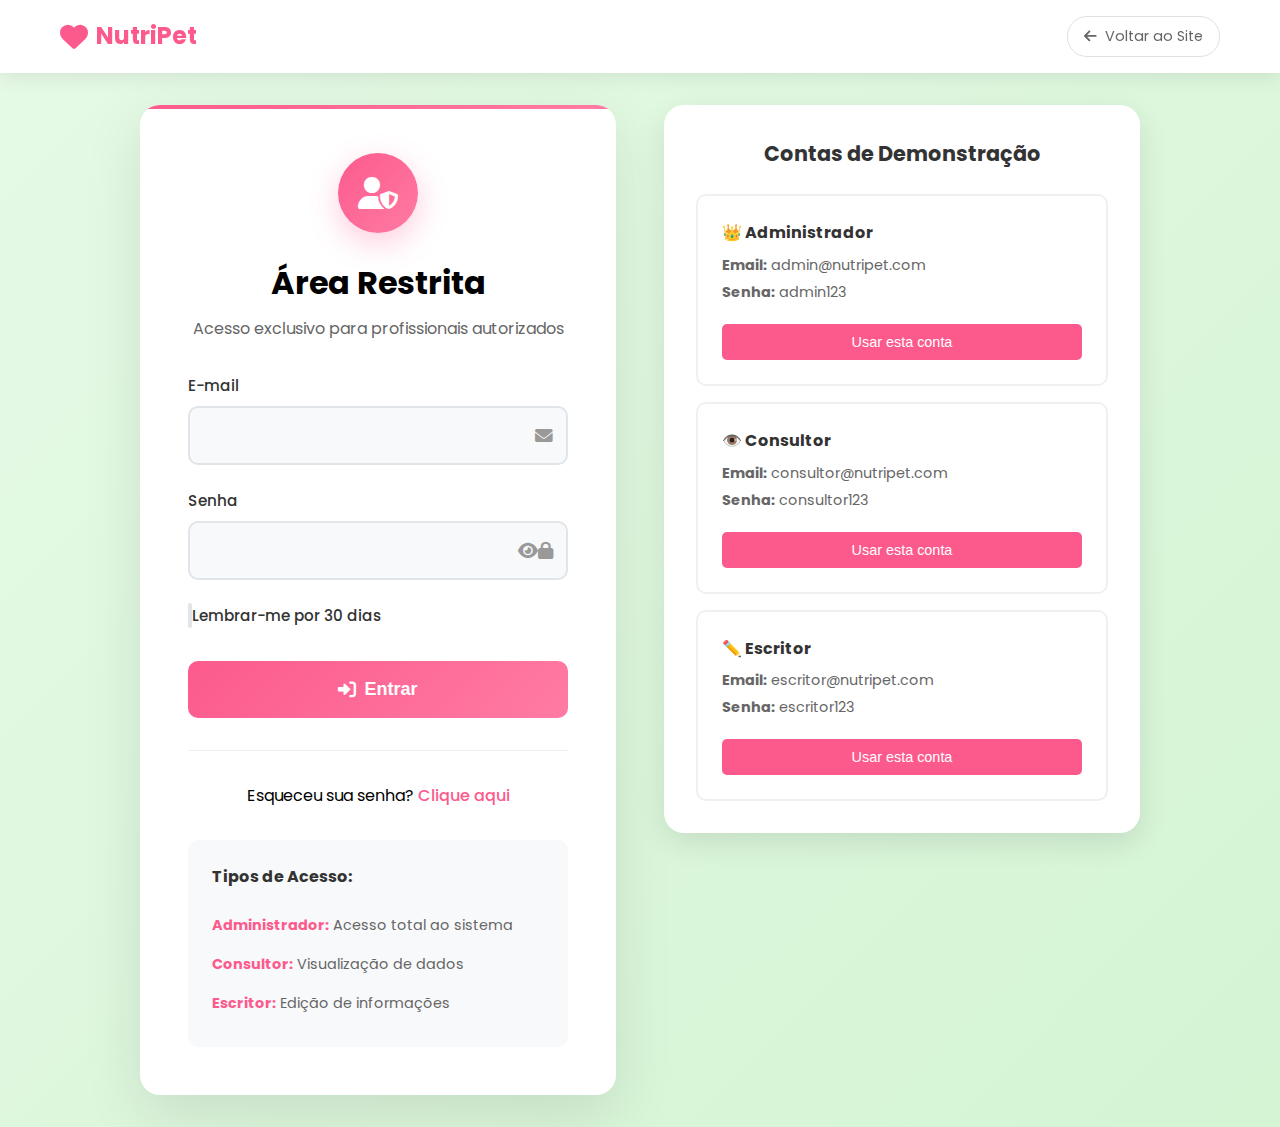
<file: login.html>
<!DOCTYPE html>
<html lang="pt-BR">
<head>
    <meta charset="UTF-8">
    <meta name="viewport" content="width=device-width, initial-scale=1.0">
    <meta name="description" content="Área restrita - Login para profissionais NutriPet">
    <title>Login - Área Restrita | NutriPet</title>
    <link rel="stylesheet" href="css/style.css">
    <link rel="stylesheet" href="css/login.css">
    <link rel="preconnect" href="https://fonts.googleapis.com">
    <link rel="preconnect" href="https://fonts.gstatic.com" crossorigin>
    <link href="https://fonts.googleapis.com/css2?family=Poppins:wght@300;400;500;600;700&display=swap" rel="stylesheet">
    <link rel="stylesheet" href="https://cdnjs.cloudflare.com/ajax/libs/font-awesome/6.0.0/css/all.min.css">
</head>
<body class="login-page">
    <!-- Header Simplificado -->
    <header class="header-simple">
        <div class="container">
            <div class="nav-wrapper">
                <div class="logo">
                    <i class="fas fa-heart"></i>
                    <span>NutriPet</span>
                </div>
                <a href="index.html" class="btn-back">
                    <i class="fas fa-arrow-left"></i>
                    <span>Voltar ao Site</span>
                </a>
            </div>
        </div>
    </header>

    <!-- Login Section -->
    <main class="login-main">
        <div class="container">
            <div class="login-container">
                <div class="login-card">
                    <div class="login-header">
                        <div class="login-icon">
                            <i class="fas fa-user-shield"></i>
                        </div>
                        <h1>Área Restrita</h1>
                        <p>Acesso exclusivo para profissionais autorizados</p>
                    </div>

                    <form id="loginForm" class="login-form">
                        <div class="form-group">
                            <label for="email">E-mail</label>
                            <div class="input-wrapper">
                                <input type="email" id="email" name="email" required>
                                <i class="fas fa-envelope"></i>
                            </div>
                        </div>

                        <div class="form-group">
                            <label for="password">Senha</label>
                            <div class="input-wrapper">
                                <input type="password" id="password" name="password" required>
                                <i class="fas fa-lock"></i>
                                <button type="button" class="toggle-password">
                                    <i class="fas fa-eye"></i>
                                </button>
                            </div>
                        </div>

                        <div class="form-group checkbox-group">
                            <label class="checkbox-label">
                                <input type="checkbox" id="remember" name="remember">
                                <span class="checkmark"></span>
                                Lembrar-me por 30 dias
                            </label>
                        </div>

                        <button type="submit" class="btn-login-submit">
                            <i class="fas fa-sign-in-alt"></i>
                            <span>Entrar</span>
                            <div class="loading-spinner"></div>
                        </button>
                    </form>

                    <div id="login-messages" class="login-messages"></div>

                    <div class="login-footer">
                        <p>Esqueceu sua senha? <a href="#" id="forgot-password">Clique aqui</a></p>
                        <div class="login-info">
                            <h4>Tipos de Acesso:</h4>
                            <ul>
                                <li><strong>Administrador:</strong> Acesso total ao sistema</li>
                                <li><strong>Consultor:</strong> Visualização de dados</li>
                                <li><strong>Escritor:</strong> Edição de informações</li>
                            </ul>
                        </div>
                    </div>
                </div>

                <div class="login-demo">
                    <h3>Contas de Demonstração</h3>
                    <div class="demo-accounts">
                        <div class="demo-account">
                            <h4>👑 Administrador</h4>
                            <p><strong>Email:</strong> admin@nutripet.com</p>
                            <p><strong>Senha:</strong> admin123</p>
                            <button class="btn-demo" data-email="admin@nutripet.com" data-password="admin123">
                                Usar esta conta
                            </button>
                        </div>
                        <div class="demo-account">
                            <h4>👁️ Consultor</h4>
                            <p><strong>Email:</strong> consultor@nutripet.com</p>
                            <p><strong>Senha:</strong> consultor123</p>
                            <button class="btn-demo" data-email="consultor@nutripet.com" data-password="consultor123">
                                Usar esta conta
                            </button>
                        </div>
                        <div class="demo-account">
                            <h4>✏️ Escritor</h4>
                            <p><strong>Email:</strong> escritor@nutripet.com</p>
                            <p><strong>Senha:</strong> escritor123</p>
                            <button class="btn-demo" data-email="escritor@nutripet.com" data-password="escritor123">
                                Usar esta conta
                            </button>
                        </div>
                    </div>
                </div>
            </div>
        </div>
    </main>

    <script src="js/login.js"></script>
</body>
</html>
</file>
<file: css/dashboard/configuracao.css>
/* ===== CONFIGURAÇÕES - CSS CORRIGIDO ===== */

/* Container principal das configurações */
#configuracoes-section {
    margin-left: 100px;
    padding: 2rem;
    min-height: calc(100vh - 80px);
    flex: 1;       
}

.config-container {
    display: grid;
    grid-template-columns: 280px 1fr;
    gap: 2rem;
    margin-bottom: 2rem;
    max-width: 100%;
    width: 100%;
}
/* Navegação lateral das configurações */
.config-nav {
    background: white;
    border-radius: 10px;
    padding: 1.5rem;
    box-shadow: 0 4px 15px rgba(0, 0, 0, 0.1);
    height: fit-content;
    position: sticky;
    top: 2rem;
    min-width: 250px;
}

.config-nav-list {
    list-style: none;
    margin: 0;
    padding: 0;
}

.config-nav-item {
    margin-bottom: 0.5rem;
}

.config-nav-link {
    display: flex;
    align-items: center;
    gap: 0.75rem;
    padding: 0.75rem 1rem;
    text-decoration: none;
    color: #666;
    border-radius: 6px;
    transition: all 0.3s ease;
    white-space: nowrap;
}

.config-nav-link:hover,
.config-nav-item.active .config-nav-link {
    background: #FC5A8D;
    color: white;
}

.config-nav-link i {
    width: 16px;
    text-align: center;
}

/* Conteúdo das configurações */
.config-content {
    background: white;
    border-radius: 10px;
    padding: 2rem;
    box-shadow: 0 4px 15px rgba(0, 0, 0, 0.1);
    min-height: 500px;
    width: 100%;
    overflow-x: auto;
}

.config-panel {
    display: none;
    width: 100%;
}

.config-panel.active {
    display: block;
}

.config-section {
    margin-bottom: 2.5rem;
    padding-bottom: 2rem;
    border-bottom: 1px solid #e9ecef;
}

.config-section:last-child {
    border-bottom: none;
    margin-bottom: 0;
}

.config-section h3 {
    margin-bottom: 1.5rem;
    color: #333;
    font-size: 1.2rem;
    display: flex;
    align-items: center;
    gap: 0.5rem;
    font-weight: 600;
}

.config-section h3 i {
    color: #FC5A8D;
    font-size: 1.1rem;
}

/* Formulários */
.form-row {
    display: grid;
    grid-template-columns: 1fr 1fr;
    gap: 1.5rem;
    margin-bottom: 1rem;
}

.form-group {
    display: flex;
    flex-direction: column;
    gap: 0.5rem;
}

.form-group label {
    font-weight: 500;
    color: #333;
    font-size: 0.9rem;
}

.form-group input,
.form-group select,
.form-group textarea {
    padding: 0.75rem;
    border: 1px solid #ddd;
    border-radius: 6px;
    font-size: 0.9rem;
    transition: border-color 0.3s ease;
}

.form-group input:focus,
.form-group select:focus,
.form-group textarea:focus {
    outline: none;
    border-color: #FC5A8D;
    box-shadow: 0 0 0 2px rgba(252, 90, 141, 0.1);
}

.form-group small {
    color: #666;
    font-size: 0.8rem;
}

/* Toggle Switches */
.toggle-group {
    display: flex;
    flex-direction: column;
    gap: 1rem;
    margin: 1rem 0;
}

.toggle-switch {
    display: flex;
    align-items: center;
    gap: 0.75rem;
    cursor: pointer;
    user-select: none;
    padding: 0.5rem 0;
}

.toggle-switch input {
    display: none;
}

.toggle-slider {
    position: relative;
    width: 50px;
    height: 24px;
    background: #ccc;
    border-radius: 12px;
    transition: background 0.3s ease;
    flex-shrink: 0;
}

.toggle-slider::before {
    content: '';
    position: absolute;
    top: 2px;
    left: 2px;
    width: 20px;
    height: 20px;
    background: white;
    border-radius: 50%;
    transition: transform 0.3s ease;
}

.toggle-switch input:checked + .toggle-slider {
    background: #FC5A8D;
}

.toggle-switch input:checked + .toggle-slider::before {
    transform: translateX(26px);
}

.toggle-switch span:not(.toggle-slider) {
    font-size: 0.9rem;
    color: #333;
}

/* Horários de Funcionamento */
.horarios-grid {
    display: grid;
    gap: 0.75rem;
    margin: 1rem 0;
}

.horario-dia {
    display: flex;
    align-items: center;
    justify-content: space-between;
    padding: 1rem;
    border: 1px solid #e9ecef;
    border-radius: 6px;
    background: #f8f9fa;
    min-height: 60px;
}

.horario-dia label {
    display: flex;
    align-items: center;
    gap: 0.5rem;
    font-weight: 500;
    min-width: 120px;
}

.horario-dia input[type="checkbox"] {
    margin: 0;
}

.horario-inputs {
    display: flex;
    align-items: center;
    gap: 0.5rem;
    font-size: 0.9rem;
}

.horario-inputs input[type="time"] {
    padding: 0.5rem;
    border: 1px solid #ddd;
    border-radius: 4px;
    font-size: 0.85rem;
}

/* Containers de listas */
.feriados-container,
.servicos-container,
.destinatarios-container,
.metricas-container {
    border: 1px solid #e9ecef;
    border-radius: 8px;
    overflow: hidden;
    margin: 1rem 0;
}

.feriados-header,
.servicos-header,
.destinatarios-header,
.metricas-header {
    display: flex;
    justify-content: space-between;
    align-items: center;
    padding: 1rem 1.5rem;
    background: #f8f9fa;
    border-bottom: 1px solid #e9ecef;
}

.feriados-header h4,
.servicos-header h4,
.destinatarios-header h4,
.metricas-header h4 {
    margin: 0;
    font-size: 1rem;
    font-weight: 600;
    color: #333;
}

.feriados-list,
.servicos-list,
.destinatarios-list,
.metricas-list {
    max-height: 300px;
    overflow-y: auto;
}

.feriado-item,
.servico-item,
.destinatario-item,
.metrica-item {
    display: flex;
    justify-content: space-between;
    align-items: center;
    padding: 1rem 1.5rem;
    border-bottom: 1px solid #e9ecef;
    transition: background-color 0.3s ease;
}

.feriado-item:hover,
.servico-item:hover,
.destinatario-item:hover,
.metrica-item:hover {
    background-color: #f8f9fa;
}

.feriado-item:last-child,
.servico-item:last-child,
.destinatario-item:last-child,
.metrica-item:last-child {
    border-bottom: none;
}

.servico-info,
.metrica-info {
    display: flex;
    flex-direction: column;
    gap: 0.25rem;
}

.servico-info strong,
.metrica-info strong {
    font-weight: 600;
    color: #333;
}

.servico-info span,
.metrica-info span {
    color: #666;
    font-size: 0.9rem;
}

.servico-actions,
.destinatario-actions,
.metrica-actions {
    display: flex;
    align-items: center;
    gap: 0.75rem;
}

/* Export e Import */
.export-options,
.import-container {
    display: grid;
    gap: 1rem;
    margin: 1rem 0;
}

.export-item {
    display: flex;
    justify-content: space-between;
    align-items: center;
    padding: 1.5rem;
    border: 1px solid #e9ecef;
    border-radius: 8px;
    background: #f8f9fa;
}

.export-info h4 {
    margin: 0 0 0.5rem 0;
    font-size: 1rem;
    font-weight: 600;
    color: #333;
}

.export-info p {
    margin: 0;
    color: #666;
    font-size: 0.9rem;
}

.export-actions {
    display: flex;
    gap: 0.5rem;
    flex-wrap: wrap;
}

.import-item {
    display: grid;
    grid-template-columns: 1fr 1fr auto;
    gap: 1rem;
    align-items: center;
    padding: 1.5rem;
    border: 1px solid #e9ecef;
    border-radius: 8px;
    background: #f8f9fa;
}

.import-item label {
    font-weight: 600;
    color: #333;
}

/* Status e alertas */
.backup-status {
    background: #e8f5e8;
    padding: 1.5rem;
    border-radius: 8px;
    border-left: 4px solid #28a745;
    margin: 1rem 0;
}

.backup-status h4 {
    margin: 0 0 0.75rem 0;
    color: #155724;
    font-weight: 600;
}

.status-info {
    display: flex;
    flex-wrap: wrap;
    gap: 1rem;
    align-items: center;
}

.status-info span {
    font-size: 0.9rem;
}

.cleanup-options {
    background: #fff3cd;
    padding: 1.5rem;
    border-radius: 8px;
    border-left: 4px solid #ffc107;
    margin: 1rem 0;
}

.cleanup-actions {
    margin-top: 1rem;
}

/* Permissions Grid */
.permissions-grid {
    display: grid;
    grid-template-columns: repeat(auto-fit, minmax(280px, 1fr));
    gap: 1.5rem;
    margin: 1rem 0;
}

.permission-group {
    padding: 1.5rem;
    border: 1px solid #e9ecef;
    border-radius: 8px;
    background: #f8f9fa;
}

.permission-group h4 {
    margin: 0 0 1rem 0;
    color: #333;
    font-size: 1rem;
    text-align: center;
    font-weight: 600;
}

/* Relatórios */
.relatorios-tipos {
    display: grid;
    gap: 1rem;
    margin: 1rem 0;
}

.relatorio-tipo {
    display: flex;
    justify-content: space-between;
    align-items: center;
    padding: 1.5rem;
    border: 1px solid #e9ecef;
    border-radius: 8px;
    background: #f8f9fa;
}

.relatorio-info h4 {
    margin: 0 0 0.5rem 0;
    font-size: 1rem;
    font-weight: 600;
    color: #333;
}

.relatorio-info p {
    margin: 0;
    color: #666;
    font-size: 0.9rem;
}

.relatorio-config {
    display: flex;
    align-items: center;
    gap: 1rem;
}

.relatorios-manuais {
    display: grid;
    grid-template-columns: repeat(auto-fit, minmax(220px, 1fr));
    gap: 1rem;
    margin: 1rem 0;
}

/* Botões de ação */
.config-actions {
    display: flex;
    justify-content: flex-end;
    gap: 1rem;
    padding: 2rem;
    background: white;
    border-radius: 10px;
    box-shadow: 0 4px 15px rgba(0, 0, 0, 0.1);
    margin-top: 2rem;
}

/* Responsividade */
@media (max-width: 1200px) {
    .config-container {
        grid-template-columns: 250px 1fr;
        gap: 1.5rem;
    }
    
    .form-row {
        grid-template-columns: 1fr;
        gap: 1rem;
    }
}

@media (max-width: 1024px) {
    #configuracoes-section {
        padding: 1rem;
    }
    
    .config-container {
        grid-template-columns: 1fr;
        gap: 1rem;
    }
    
    .config-nav {
        position: static;
        order: 2;
        margin-top: 1rem;
    }
    
    .config-nav-list {
        display: grid;
        grid-template-columns: repeat(auto-fit, minmax(140px, 1fr));
        gap: 0.5rem;
    }
    
    .config-content {
        order: 1;
        padding: 1.5rem;
    }
    
    .permissions-grid {
        grid-template-columns: 1fr;
    }
    
    .export-item,
    .import-item {
        flex-direction: column;
        text-align: center;
        gap: 1rem;
    }
    
    .import-item {
        grid-template-columns: 1fr;
    }
    
    .relatorios-manuais {
        grid-template-columns: 1fr;
    }
    
    .config-actions {
        flex-direction: column;
    }
}

@media (max-width: 768px) {
    .horario-dia {
        flex-direction: column;
        gap: 1rem;
        text-align: center;
        padding: 1.5rem 1rem;
    }
    
    .horario-dia label {
        min-width: auto;
        justify-content: center;
    }
    
    .feriado-item,
    .servico-item,
    .destinatario-item,
    .metrica-item {
        flex-direction: column;
        gap: 1rem;
        text-align: center;
        padding: 1.5rem;
    }
    
    .relatorio-tipo {
        flex-direction: column;
        gap: 1rem;
        text-align: center;
    }
    
    .export-actions {
        justify-content: center;
    }
    
    .servico-actions,
    .destinatario-actions,
    .metrica-actions {
        justify-content: center;
    }
}

@media (max-width: 480px) {
    #configuracoes-section {
        padding: 0.5rem;
    }
    
    .config-content {
        padding: 1rem;
    }
    
    .config-nav {
        padding: 1rem;
    }
    
    .config-nav-list {
        grid-template-columns: 1fr;
    }
    
    .form-group input,
    .form-group select,
    .form-group textarea {
        padding: 0.5rem;
    }
    
    .export-item,
    .import-item,
    .permission-group,
    .relatorio-tipo {
        padding: 1rem;
    }
}

/* Correção específica para evitar sobreposição com sidebar */
@media (min-width: 1025px) {
    .config-container {
        margin-left: 0;
        padding-left: 0;
    }
    
    .config-nav {
        z-index: 1;
    }
    
    .config-content {
        z-index: 1;
    }
}

/* Garantir que o conteúdo não fique atrás da sidebar */
.dashboard-main .config-container {
    position: relative;
    z-index: 1;
}

/* Ajuste para o header da seção */
#configuracoes-section .section-header {
    margin-bottom: 2rem;
    padding-bottom: 1rem;
    border-bottom: 1px solid #e9ecef;
}

#configuracoes-section .section-header h1 {
    color: #333;
    font-size: 2rem;
    margin-bottom: 0.5rem;
}

#configuracoes-section .section-header p {
    color: #666;
    font-size: 1rem;
    margin: 0;
}
</file>
<file: css/login.css>
/* Página de Login */
.login-page {
    background: linear-gradient(135deg, #E6FAE6 0%, #d4f4d4 100%);
    min-height: 100vh;
    display: flex;
    flex-direction: column;
}

/* Header Simplificado */
.header-simple {
    background: rgba(255, 255, 255, 0.95);
    backdrop-filter: blur(10px);
    box-shadow: 0 2px 20px rgba(0, 0, 0, 0.1);
    position: sticky;
    top: 0;
    z-index: 100;
}

.header-simple .nav-wrapper {
    display: flex;
    justify-content: space-between;
    align-items: center;
    padding: 1rem 0;
}

.btn-back {
    display: flex;
    align-items: center;
    gap: 0.5rem;
    padding: 8px 16px;
    background: transparent;
    color: #666;
    text-decoration: none;
    border-radius: 20px;
    font-size: 0.9rem;
    transition: all 0.3s ease;
    border: 1px solid #e0e0e0;
}

.btn-back:hover {
    background: #f8f9fa;
    color: #FC5A8D;
    border-color: #FC5A8D;
}

/* Main Login */
.login-main {
    flex: 1;
    display: flex;
    align-items: center;
    justify-content: center;
    padding: 2rem 0;
}

.login-container {
    display: grid;
    grid-template-columns: 1fr 1fr;
    gap: 3rem;
    max-width: 1000px;
    width: 100%;
    align-items: start;
}

/* Card de Login */
.login-card {
    background: white;
    border-radius: 20px;
    padding: 3rem;
    box-shadow: 0 20px 60px rgba(0, 0, 0, 0.1);
    position: relative;
    overflow: hidden;
    animation: slideInLeft 0.8s ease-out;
}

.login-card::before {
    content: '';
    position: absolute;
    top: 0;
    left: 0;
    right: 0;
    height: 4px;
    background: linear-gradient(90deg, #FC5A8D, #ff7ba3, #FC5A8D);
    background-size: 200% 100%;
    animation: shimmer 3s ease-in-out infinite;
}

@keyframes shimmer {
    0% { background-position: -200% 0; }
    100% { background-position: 200% 0; }
}

@keyframes slideInLeft {
    from {
        opacity: 0;
        transform: translateX(-50px);
    }
    to {
        opacity: 1;
        transform: translateX(0);
    }
}

/* Header do Login */
.login-header {
    text-align: center;
    margin-bottom: 2rem;
}

.login-icon {
    width: 80px;
    height: 80px;
    background: linear-gradient(135deg, #FC5A8D, #ff7ba3);
    border-radius: 50%;
    display: flex;
    align-items: center;
    justify-content: center;
    margin: 0 auto 1.5rem;
    color: white;
    font-size: 2rem;
    box-shadow: 0 10px 30px rgba(252, 90, 141, 0.3);
    animation: pulse 2s infinite;
}

@keyframes pulse {
    0% { transform: scale(1); }
    50% { transform: scale(1.05); }
    100% { transform: scale(1); }
}

.login-header h1 {
    font-size: 2rem;
    font-weight: 700;
    color: #000;
    margin-bottom: 0.5rem;
}

.login-header p {
    color: #666;
    font-size: 1rem;
}

/* Formulário */
.login-form {
    margin-bottom: 2rem;
}

.form-group {
    margin-bottom: 1.5rem;
}

.form-group label {
    display: block;
    margin-bottom: 0.5rem;
    font-weight: 500;
    color: #333;
    font-size: 0.95rem;
}

.input-wrapper {
    position: relative;
}

.input-wrapper input {
    width: 100%;
    padding: 15px 50px 15px 15px;
    border: 2px solid #e1e5e9;
    border-radius: 10px;
    font-size: 16px;
    font-family: 'Poppins', sans-serif;
    transition: all 0.3s ease;
    background-color: #f8f9fa;
}

.input-wrapper input:focus {
    outline: none;
    border-color: #FC5A8D;
    background-color: white;
    box-shadow: 0 0 0 4px rgba(252, 90, 141, 0.1);
    transform: translateY(-2px);
}

.input-wrapper i {
    position: absolute;
    right: 15px;
    top: 50%;
    transform: translateY(-50%);
    color: #999;
    font-size: 1.1rem;
}

.toggle-password {
    position: absolute;
    right: 15px;
    top: 50%;
    transform: translateY(-50%);
    background: none;
    border: none;
    color: #999;
    cursor: pointer;
    font-size: 1.1rem;
    transition: color 0.3s ease;
}

.toggle-password:hover {
    color: #FC5A8D;
}

/* Checkbox */
.checkbox-group {
    display: flex;
    align-items: center;
    margin: 1.5rem 0;
}

.checkbox-label {
    display: flex;
    align-items: center;
    gap: 0.75rem;
    cursor: pointer;
    font-size: 0.9rem;
    color: #666;
}

.checkbox-label input[type="checkbox"] {
    display: none;
}

.checkmark {
    width: 20px;
    height: 20px;
    border: 2px solid #e1e5e9;
    border-radius: 4px;
    position: relative;
    transition: all 0.3s ease;
    background: white;
}

.checkbox-label input[type="checkbox"]:checked + .checkmark {
    background-color: #FC5A8D;
    border-color: #FC5A8D;
    transform: scale(1.1);
}

.checkbox-label input[type="checkbox"]:checked + .checkmark::after {
    content: '✓';
    position: absolute;
    top: -3px;
    left: 3px;
    color: white;
    font-size: 14px;
    font-weight: bold;
    animation: checkmark 0.3s ease-in-out;
}

@keyframes checkmark {
    0% {
        opacity: 0;
        transform: scale(0.5);
    }
    100% {
        opacity: 1;
        transform: scale(1);
    }
}

/* Botão de Login */
.btn-login-submit {
    width: 100%;
    padding: 18px 32px;
    background: linear-gradient(135deg, #FC5A8D, #ff7ba3);
    border: none;
    border-radius: 10px;
    color: white;
    font-size: 18px;
    font-weight: 600;
    cursor: pointer;
    transition: all 0.3s ease;
    display: flex;
    align-items: center;
    justify-content: center;
    gap: 0.5rem;
    position: relative;
    overflow: hidden;
}

.btn-login-submit:hover:not(.loading) {
    background: linear-gradient(135deg, #e54a7a, #fc6b96);
    transform: translateY(-3px);
    box-shadow: 0 10px 30px rgba(252, 90, 141, 0.4);
}

.btn-login-submit.loading {
    cursor: not-allowed;
    opacity: 0.8;
}

.btn-login-submit.loading span,
.btn-login-submit.loading i {
    display: none;
}

.loading-spinner {
    display: none;
    width: 20px;
    height: 20px;
    border: 2px solid transparent;
    border-top: 2px solid white;
    border-radius: 50%;
    animation: spin 1s linear infinite;
}

.btn-login-submit.loading .loading-spinner {
    display: block;
}

@keyframes spin {
    0% { transform: rotate(0deg); }
    100% { transform: rotate(360deg); }
}

/* Mensagens */
.login-messages {
    margin-top: 1.5rem;
    padding: 1rem 1.5rem;
    border-radius: 10px;
    display: none;
    font-weight: 500;
    text-align: center;
    animation: slideDown 0.3s ease-out;
}

@keyframes slideDown {
    from {
        opacity: 0;
        transform: translateY(-10px);
    }
    to {
        opacity: 1;
        transform: translateY(0);
    }
}

.login-messages.success {
    background: linear-gradient(135deg, #d4edda, #c3e6cb);
    border: 1px solid #c3e6cb;
    color: #155724;
    display: block;
}

.login-messages.error {
    background: linear-gradient(135deg, #f8d7da, #f5c6cb);
    border: 1px solid #f5c6cb;
    color: #721c24;
    display: block;
}

/* Footer do Login */
.login-footer {
    text-align: center;
    padding-top: 2rem;
    border-top: 1px solid #f0f0f0;
}

.login-footer a {
    color: #FC5A8D;
    text-decoration: none;
    font-weight: 500;
    transition: color 0.3s ease;
}

.login-footer a:hover {
    color: #e54a7a;
    text-decoration: underline;
}

.login-info {
    margin-top: 2rem;
    padding: 1.5rem;
    background: #f8f9fa;
    border-radius: 10px;
    text-align: left;
}

.login-info h4 {
    color: #333;
    margin-bottom: 1rem;
    font-size: 1rem;
}

.login-info ul {
    list-style: none;
    padding: 0;
    margin: 0;
}

.login-info li {
    padding: 0.5rem 0;
    font-size: 0.9rem;
    color: #666;
}

.login-info strong {
    color: #FC5A8D;
}

/* Contas Demo */
.login-demo {
    background: white;
    border-radius: 20px;
    padding: 2rem;
    box-shadow: 0 10px 30px rgba(0, 0, 0, 0.1);
    animation: slideInRight 0.8s ease-out;
}

@keyframes slideInRight {
    from {
        opacity: 0;
        transform: translateX(50px);
    }
    to {
        opacity: 1;
        transform: translateX(0);
    }
}

.login-demo h3 {
    color: #333;
    margin-bottom: 1.5rem;
    text-align: center;
    font-size: 1.3rem;
}

.demo-accounts {
    display: flex;
    flex-direction: column;
    gap: 1rem;
}

.demo-account {
    padding: 1.5rem;
    border: 2px solid #f0f0f0;
    border-radius: 10px;
    transition: all 0.3s ease;
    position: relative;
}

.demo-account:hover {
    border-color: #FC5A8D;
    background: #fef8fb;
    transform: translateY(-2px);
}

.demo-account h4 {
    color: #333;
    margin-bottom: 0.5rem;
    font-size: 1rem;
}

.demo-account p {
    margin: 0.25rem 0;
    font-size: 0.9rem;
    color: #666;
}

.btn-demo {
    width: 100%;
    padding: 10px;
    background: #FC5A8D;
    color: white;
    border: none;
    border-radius: 5px;
    font-size: 0.9rem;
    font-weight: 500;
    cursor: pointer;
    margin-top: 1rem;
    transition: all 0.3s ease;
}

.btn-demo:hover {
    background: #e54a7a;
    transform: translateY(-1px);
}

/* Responsividade */
@media (max-width: 1024px) {
    .login-container {
        grid-template-columns: 1fr;
        gap: 2rem;
    }
    
    .login-demo {
        order: -1;
    }
    
    .demo-accounts {
        flex-direction: row;
        flex-wrap: wrap;
    }
    
    .demo-account {
        flex: 1;
        min-width: 250px;
    }
}

@media (max-width: 768px) {
    .login-main {
        padding: 1rem 0;
    }
    
    .login-card {
        padding: 2rem;
        margin: 0 10px;
    }
    
    .login-demo {
        padding: 1.5rem;
        margin: 0 10px;
    }
    
    .demo-accounts {
        flex-direction: column;
    }
    
    .header-simple .nav-wrapper {
        flex-direction: column;
        gap: 1rem;
    }
}

@media (max-width: 480px) {
    .login-card {
        padding: 1.5rem;
    }
    
    .login-icon {
        width: 60px;
        height: 60px;
        font-size: 1.5rem;
    }
    
    .login-header h1 {
        font-size: 1.5rem;
    }
    
    .input-wrapper input {
        padding: 12px 40px 12px 12px;
        font-size: 16px;
    }
    
    .btn-login-submit {
        padding: 15px 24px;
        font-size: 16px;
    }
}
</file>
<file: css/style.css>
/* Reset e Configurações Globais */
* {
    margin: 0;
    padding: 0;
    box-sizing: border-box;
}

html {
    scroll-behavior: smooth;
}

body {
    font-family: 'Poppins', sans-serif;
    line-height: 1.6;
    color: #000000;
    background-color: #E6FAE6;
}

.container {
    max-width: 1200px;
    margin: 0 auto;
    padding: 0 20px;
}

/* Botões */
.btn {
    display: inline-flex;
    align-items: center;
    gap: 8px;
    padding: 12px 24px;
    border: none;
    border-radius: 8px;
    text-decoration: none;
    font-weight: 500;
    font-size: 16px;
    cursor: pointer;
    transition: all 0.3s ease;
    text-align: center;
}

.btn-primary {
    background-color: #FC5A8D;
    color: white;
}

.btn-primary:hover {
    background-color: #e54a7a;
    transform: translateY(-2px);
}

.btn-secondary {
    background-color: transparent;
    color: #FC5A8D;
    border: 2px solid #FC5A8D;
}

.btn-secondary:hover {
    background-color: #FC5A8D;
    color: white;
}

.btn-outline {
    background-color: transparent;
    color: #000000;
    border: 2px solid #000000;
}

.btn-outline:hover {
    background-color: #000000;
    color: #E6FAE6;
}

.btn-large {
    padding: 16px 32px;
    font-size: 18px;
}

/* Header */
.header {
    background-color: rgba(230, 250, 230, 0.95);
    backdrop-filter: blur(10px);
    position: fixed;
    top: 0;
    left: 0;
    right: 0;
    z-index: 1000;
    box-shadow: 0 2px 20px rgba(0, 0, 0, 0.1);
}

.nav-wrapper {
    display: flex;
    justify-content: space-between;
    align-items: center;
    padding: 1rem 0;
}

.logo {
    display: flex;
    align-items: center;
    gap: 8px;
    font-size: 24px;
    font-weight: 700;
    color: #FC5A8D;
}

.logo i {
    font-size: 28px;
}

.nav-list {
    display: flex;
    list-style: none;
    gap: 2rem;
}

.nav-link {
    text-decoration: none;
    color: #000000;
    font-weight: 500;
    transition: color 0.3s ease;
    position: relative;
}

.nav-link:hover,
.nav-link.active {
    color: #FC5A8D;
}

.nav-link::after {
    content: '';
    position: absolute;
    bottom: -5px;
    left: 0;
    width: 0;
    height: 2px;
    background-color: #FC5A8D;
    transition: width 0.3s ease;
}

.nav-link:hover::after,
.nav-link.active::after {
    width: 100%;
}

.mobile-menu-btn {
    display: none;
    flex-direction: column;
    gap: 4px;
    background: none;
    border: none;
    cursor: pointer;
}

.mobile-menu-btn span {
    width: 25px;
    height: 3px;
    background-color: #000000;
    transition: all 0.3s ease;
}

/* Hero Section */
.hero {
    padding: 120px 0 80px;
    min-height: 100vh;
    display: flex;
    align-items: center;
}

.hero-content {
    display: grid;
    grid-template-columns: 1fr 1fr;
    gap: 4rem;
    align-items: center;
}

.hero-text h1 {
    font-size: 3.5rem;
    font-weight: 700;
    line-height: 1.2;
    margin-bottom: 1.5rem;
}

.highlight {
    color: #FC5A8D;
}

.hero-description {
    font-size: 1.2rem;
    margin-bottom: 2rem;
    color: #333;
}

.hero-buttons {
    display: flex;
    gap: 1rem;
    margin-bottom: 3rem;
}

.hero-stats {
    display: flex;
    gap: 2rem;
}

.stat {
    text-align: center;
}

.stat-number {
    display: block;
    font-size: 2rem;
    font-weight: 700;
    color: #FC5A8D;
}

.stat-label {
    font-size: 0.9rem;
    color: #666;
}

.hero-image {
    display: flex;
    justify-content: center;
}

.image-placeholder {
    width: 400px;
    height: 400px;
    background-color: rgba(252, 90, 141, 0.1);
    border: 2px dashed #FC5A8D;
    border-radius: 20px;
    display: flex;
    flex-direction: column;
    align-items: center;
    justify-content: center;
    color: #FC5A8D;
}

.image-placeholder i {
    font-size: 4rem;
    margin-bottom: 1rem;
}

/* Sections */
section {
    padding: 80px 0;
}

.section-header {
    text-align: center;
    margin-bottom: 4rem;
}

.section-header h2 {
    font-size: 2.5rem;
    font-weight: 600;
    margin-bottom: 1rem;
}

.section-header p {
    font-size: 1.1rem;
    color: #666;
}

/* Services Preview */
.services-grid {
    display: grid;
    grid-template-columns: repeat(auto-fit, minmax(300px, 1fr));
    gap: 2rem;
}

.service-card {
    background: white;
    padding: 2rem;
    border-radius: 15px;
    text-align: center;
    box-shadow: 0 10px 30px rgba(0, 0, 0, 0.1);
    transition: transform 0.3s ease;
}

.service-card:hover {
    transform: translateY(-10px);
}

.service-icon {
    width: 80px;
    height: 80px;
    background-color: #FC5A8D;
    border-radius: 50%;
    display: flex;
    align-items: center;
    justify-content: center;
    margin: 0 auto 1.5rem;
}

.service-icon i {
    font-size: 2rem;
    color: white;
}

.service-card h3 {
    font-size: 1.5rem;
    margin-bottom: 1rem;
    color: #000000;
}

/* About Preview */
.about-content {
    display: grid;
    grid-template-columns: 1fr 1fr;
    gap: 4rem;
    align-items: center;
}

.about-text h2 {
    font-size: 2.5rem;
    margin-bottom: 0.5rem;
}

.about-subtitle {
    color: #FC5A8D;
    font-size: 1.2rem;
    font-weight: 500;
    margin-bottom: 1.5rem;
}

.credentials {
    list-style: none;
    margin: 2rem 0;
}

.credentials li {
    display: flex;
    align-items: center;
    gap: 0.5rem;
    margin-bottom: 0.5rem;
}

.credentials i {
    color: #FC5A8D;
}

/* Testimonials */
.testimonials-grid {
    display: grid;
    grid-template-columns: repeat(auto-fit, minmax(400px, 1fr));
    gap: 2rem;
}

.testimonial-card {
    background: white;
    padding: 2rem;
    border-radius: 15px;
    box-shadow: 0 10px 30px rgba(0, 0, 0, 0.1);
}

.stars {
    color: #FFD700;
    margin-bottom: 1rem;
}

.testimonial-author {
    display: flex;
    align-items: center;
    gap: 1rem;
    margin-top: 1.5rem;
}

.author-image {
    width: 50px;
    height: 50px;
    background-color: #FC5A8D;
    border-radius: 50%;
    display: flex;
    align-items: center;
    justify-content: center;
    color: white;
}

.author-info {
    display: flex;
    flex-direction: column;
}

.author-name {
    font-weight: 600;
}

.pet-name {
    font-size: 0.9rem;
    color: #666;
}

/* CTA Section */
.cta-section {
    background: linear-gradient(135deg, #FC5A8D, #ff7ba3);
    color: white;
    text-align: center;
}

.cta-content h2 {
    font-size: 2.5rem;
    margin-bottom: 1rem;
}

.cta-content p {
    font-size: 1.2rem;
    margin-bottom: 2rem;
    opacity: 0.9;
}

.cta-buttons {
    display: flex;
    justify-content: center;
    gap: 1rem;
}

.cta-section .btn-primary {
    background-color: white;
    color: #FC5A8D;
}

.cta-section .btn-primary:hover {
    background-color: #f0f0f0;
}

.cta-section .btn-secondary {
    border-color: white;
    color: white;
}

.cta-section .btn-secondary:hover {
    background-color: white;
    color: #FC5A8D;
}

/* Footer */
.footer {
    background-color: #000000;
    color: white;
    padding: 3rem 0 1rem;
}

.footer-content {
    display: grid;
    grid-template-columns: 2fr 1fr 1fr;
    gap: 3rem;
    margin-bottom: 2rem;
}

.footer-section h4 {
    margin-bottom: 1rem;
    color: #FC5A8D;
}

.footer-section ul {
    list-style: none;
}

.footer-section ul li {
    margin-bottom: 0.5rem;
}

.footer-section a {
    color: #ccc;
    text-decoration: none;
    transition: color 0.3s ease;
}

.footer-section a:hover {
    color: #FC5A8D;
}

.social-links {
    display: flex;
    gap: 1rem;
    margin-top: 1rem;
}

.social-links a {
    width: 40px;
    height: 40px;
    background-color: #FC5A8D;
    border-radius: 50%;
    display: flex;
    align-items: center;
    justify-content: center;
    color: white;
    transition: transform 0.3s ease;
}

.social-links a:hover {
    transform: scale(1.1);
}

.contact-info p {
    display: flex;
    align-items: center;
    gap: 0.5rem;
    margin-bottom: 0.5rem;
}

.contact-info i {
    color: #FC5A8D;
}

.footer-bottom {
    text-align: center;
    padding-top: 2rem;
    border-top: 1px solid #333;
    color: #ccc;
}

/* Responsividade */
@media (max-width: 768px) {
    .nav-list {
        display: none;
    }
    
    .mobile-menu-btn {
        display: flex;
    }
    
    .hero-content {
        grid-template-columns: 1fr;
        text-align: center;
    }
    
    .hero-text h1 {
        font-size: 2.5rem;
    }
    
    .hero-buttons {
        flex-direction: column;
        align-items: center;
    }
    
    .hero-stats {
        justify-content: center;
    }
    
    .about-content {
        grid-template-columns: 1fr;
        text-align: center;
    }
    
    .services-grid {
        grid-template-columns: 1fr;
    }
    
    .testimonials-grid {
        grid-template-columns: 1fr;
    }
    
    .cta-buttons {
        flex-direction: column;
        align-items: center;
    }
    
    .footer-content {
        grid-template-columns: 1fr;
        text-align: center;
    }
    
    .image-placeholder {
        width: 300px;
        height: 300px;
    }
}

@media (max-width: 480px) {
    .container {
        padding: 0 15px;
    }
    
    .hero {
        padding: 100px 0 60px;
    }
    
    .hero-text h1 {
        font-size: 2rem;
    }
    
    .section-header h2 {
        font-size: 2rem;
    }
    
    .cta-content h2 {
        font-size: 2rem;
    }
}
</file>
<file: css/dashboard.css>
/* Reset básico */
* {
    margin: 0;
    padding: 0;
    box-sizing: border-box;
}

/* Base */
body {
    font-family: 'Poppins', sans-serif;
    background: #f8f9fa;
    color: #333;
    line-height: 1.6;
}

/* Container */
.dashboard-container {
    max-width: 1200px;
    margin: 0 auto;
    padding: 0 1rem;
}

/* Dashboard Page */
.dashboard-page {
    min-height: 100vh;
    display: flex;
    flex-direction: column;
}

/* Header Dashboard */
.dashboard-header {
    background: white;
    box-shadow: 0 2px 10px rgba(0, 0, 0, 0.1);
    position: sticky;
    top: 0;
    z-index: 100;
}

.header-content {
    display: flex;
    justify-content: space-between;
    align-items: center;
    padding: 1rem 0;
}

.logo {
    display: flex;
    align-items: center;
    gap: 0.5rem;
    font-size: 1.5rem;
    font-weight: 700;
    color: #333;
}

.logo i {
    color: #FC5A8D;
    font-size: 1.8rem;
}

.dashboard-label {
    background: #FC5A8D;
    color: white;
    padding: 4px 8px;
    border-radius: 4px;
    font-size: 0.8rem;
    margin-left: 0.5rem;
}

.header-actions {
    display: flex;
    align-items: center;
    gap: 1rem;
}

.user-info {
    display: flex;
    align-items: center;
    gap: 0.75rem;
}

.user-avatar {
    width: 40px;
    height: 40px;
    background: linear-gradient(135deg, #FC5A8D, #ff7ba3);
    border-radius: 50%;
    display: flex;
    align-items: center;
    justify-content: center;
    color: white;
    font-size: 1.2rem;
}

.user-details {
    display: flex;
    flex-direction: column;
}

.user-name {
    font-weight: 600;
    color: #333;
    font-size: 0.9rem;
}

.user-role {
    font-size: 0.8rem;
    color: #666;
    text-transform: capitalize;
}

.header-buttons {
    display: flex;
    gap: 0.5rem;
}

.btn-site,
.btn-logout {
    display: flex;
    align-items: center;
    gap: 0.5rem;
    padding: 8px 16px;
    border-radius: 6px;
    font-size: 0.9rem;
    text-decoration: none;
    transition: all 0.3s ease;
    border: none;
    cursor: pointer;
}

.btn-site {
    background: #e9ecef;
    color: #495057;
}

.btn-site:hover {
    background: #dee2e6;
}

.btn-logout {
    background: #dc3545;
    color: white;
}

.btn-logout:hover {
    background: #c82333;
}

/* Mobile Sidebar Toggle */
.mobile-sidebar-toggle {
    display: none;
    position: fixed;
    top: 100px;
    left: 20px;
    z-index: 60;
    background: #FC5A8D;
    color: white;
    border: none;
    border-radius: 50%;
    width: 50px;
    height: 50px;
    font-size: 1.2rem;
    cursor: pointer;
    box-shadow: 0 4px 15px rgba(252, 90, 141, 0.3);
    transition: all 0.3s ease;
}

.mobile-sidebar-toggle:hover {
    background: #e54a7a;
    transform: scale(1.1);
}

/* Sidebar */
.dashboard-sidebar {
    position: fixed;
    left: 0;
    top: 75px;
    width: 130px;
    height: calc(100vh - 80px);
    background: linear-gradient(180deg, #ffffff 0%, #f8f9fa 100%);
    box-shadow: 3px 0 15px rgba(0, 0, 0, 0.1);
    overflow-y: auto;
    z-index: 50;
    border-right: 1px solid #e9ecef;
}

.dashboard-main {
    margin-left: 100px;
    padding: 2rem;
    min-height: calc(100vh - 80px);
    flex: 1;
}

/* Sidebar Navigation */
.sidebar-nav {
    padding: 1.5rem 0;
}

.nav-list {
    list-style: none;
    padding: 0;
    margin: 0;
}

.nav-item {
    margin-bottom: 0.5rem;
}

.nav-link {
    display: flex;
    flex-direction: column;
    align-items: center;
    justify-content: center;
    gap: 0.5rem;
    padding: 1rem .1rem;
    color: #666;
    text-decoration: none;
    transition: all 0.3s ease;
    position: relative;
    border-radius: 8px;
    margin: 0 1rem;
    min-height: 70px;
    text-align: center;
}

.nav-link:hover {
    background: linear-gradient(135deg, #f8f9fa, #e9ecef);
    color: #FC5A8D;
    transform: translateX(5px);
    box-shadow: 0 4px 15px rgba(252, 90, 141, 0.1);
}

.nav-item.active .nav-link {
    background: linear-gradient(135deg, #FC5A8D, #ff7ba3);
    color: white;
    box-shadow: 0 6px 20px rgba(252, 90, 141, 0.3);
}

.nav-item.active .nav-link::before {
    content: '';
    position: absolute;
    left: -1rem;
    top: 50%;
    transform: translateY(-50%);
    width: 4px;
    height: 30px;
    background: #FC5A8D;
    border-radius: 0 4px 4px 0;
}

.nav-link i {
    font-size: 1.5rem;
    width: auto;
    text-align: center;
    margin-bottom: 0.25rem;
}

.nav-link span {
    font-size: 0.5rem;
    font-weight: 500;
    line-height: 1.2;
    white-space: nowrap;
    overflow: hidden;
    text-overflow: ellipsis;
    max-width: 100%;
}

.badge {
    position: absolute;
    top: 0.5rem;
    right: 0.5rem;
    background: #FC5A8D;
    color: white;
    font-size: 0.7rem;
    padding: 3px 6px;
    border-radius: 12px;
    min-width: 18px;
    height: 18px;
    display: flex;
    align-items: center;
    justify-content: center;
    font-weight: 600;
}

.nav-item.active .badge {
    background: white;
    color: #FC5A8D;
}

/* Content Sections */
.content-section {
    display: none;
    animation: fadeIn 0.3s ease-out;
}

.content-section.active {
    display: block;
}

@keyframes fadeIn {
    from { opacity: 0; transform: translateY(20px); }
    to { opacity: 1; transform: translateY(0); }
}

.section-header {
    display: flex;
    justify-content: space-between;
    align-items: flex-start;
    margin-bottom: 2rem;
    padding-bottom: 1rem;
    border-bottom: 2px solid #f0f0f0;
}

.section-header h1 {
    font-size: 2rem;
    font-weight: 600;
    color: #333;
    margin: 0;
}

.section-header p {
    color: #666;
    margin: 0.5rem 0 0 0;
}

.section-actions {
    display: flex;
    gap: 0.5rem;
    align-items: center;
    flex-wrap: wrap;
}

/* Search Box */
.search-box {
    position: relative;
    margin-right: 1rem;
}

.search-box input {
    padding: 10px 40px 10px 15px;
    border: 1px solid #ddd;
    border-radius: 6px;
    font-size: 0.9rem;
    width: 250px;
}

.search-box i {
    position: absolute;
    right: 15px;
    top: 50%;
    transform: translateY(-50%);
    color: #999;
}

/* Stats Grid */
.stats-grid {
    display: grid;
    grid-template-columns: repeat(auto-fit, minmax(250px, 1fr));
    gap: 1.5rem;
    margin-bottom: 2rem;
}

.stat-card {
    background: white;
    padding: 1.5rem;
    border-radius: 10px;
    box-shadow: 0 4px 15px rgba(0, 0, 0, 0.1);
    display: flex;
    align-items: center;
    gap: 1rem;
    transition: transform 0.3s ease;
}

.stat-card:hover {
    transform: translateY(-5px);
}

.stat-icon {
    width: 60px;
    height: 60px;
    background: linear-gradient(135deg, #FC5A8D, #ff7ba3);
    border-radius: 50%;
    display: flex;
    align-items: center;
    justify-content: center;
    color: white;
    font-size: 1.5rem;
}

.stat-info h3 {
    font-size: 2rem;
    font-weight: 700;
    color: #333;
    margin: 0;
}

.stat-info p {
    color: #666;
    margin: 0.25rem 0 0 0;
    font-size: 0.9rem;
}

/* Widgets */
.dashboard-widgets {
    display: grid;
    grid-template-columns: repeat(auto-fit, minmax(400px, 1fr));
    gap: 2rem;
}

.widget {
    background: white;
    border-radius: 10px;
    box-shadow: 0 4px 15px rgba(0, 0, 0, 0.1);
    overflow: hidden;
}

.widget-header {
    display: flex;
    justify-content: space-between;
    align-items: center;
    padding: 1.5rem;
    border-bottom: 1px solid #f0f0f0;
}

.widget-header h3 {
    font-size: 1.2rem;
    font-weight: 600;
    color: #333;
    margin: 0;
}

.btn-widget {
    background: none;
    border: none;
    color: #FC5A8D;
    font-size: 0.9rem;
    cursor: pointer;
    transition: color 0.3s ease;
}

.btn-widget:hover {
    color: #e54a7a;
}

.widget-content {
    padding: 1.5rem;
    max-height: 300px;
    overflow-y: auto;
}

.no-data {
    text-align: center;
    color: #999;
    font-style: italic;
    padding: 2rem;
}

/* Tables */
.table-container {
    background: white;
    border-radius: 10px;
    box-shadow: 0 4px 15px rgba(0, 0, 0, 0.1);
    overflow: hidden;
}

.data-table {
    width: 100%;
    border-collapse: collapse;
}

.data-table th {
    background: #f8f9fa;
    padding: 1rem;
    text-align: left;
    font-weight: 600;
    color: #333;
    border-bottom: 2px solid #e9ecef;
}

.data-table td {
    padding: 1rem;
    border-bottom: 1px solid #f0f0f0;
    color: #666;
}

.data-table tr:hover {
    background: #f8f9fa;
}

.no-data-row td {
    text-align: center;
    color: #999;
    font-style: italic;
    padding: 3rem;
}

/* Buttons */
.btn {
    display: inline-flex;
    align-items: center;
    gap: 0.5rem;
    padding: 10px 20px;
    border: none;
    border-radius: 6px;
    font-size: 0.9rem;
    font-weight: 500;
    cursor: pointer;
    text-decoration: none;
    transition: all 0.3s ease;
}

.btn-primary {
    background: linear-gradient(135deg, #FC5A8D, #ff7ba3);
    color: white;
}

.btn-primary:hover {
    background: linear-gradient(135deg, #e54a7a, #fc6b96);
    transform: translateY(-2px);
}

.btn-secondary {
    background: #6c757d;
    color: white;
}

.btn-secondary:hover {
    background: #5a6268;
}

.btn-danger {
    background: #dc3545;
    color: white;
}

.btn-danger:hover {
    background: #c82333;
}

.btn-sm {
    padding: 6px 12px;
    font-size: 0.8rem;
}

/* Action buttons */
.action-buttons {
    display: flex;
    gap: 0.25rem;
}

/* Modals */
.modal {
    display: none;
    position: fixed;
    top: 0;
    left: 0;
    width: 100%;
    height: 100%;
    background: rgba(0, 0, 0, 0.5);
    z-index: 1000;
    animation: fadeIn 0.3s ease-out;
}

.modal.active {
    display: flex;
    align-items: center;
    justify-content: center;
}

.modal-content {
    background: white;
    border-radius: 10px;
    max-width: 600px;
    width: 90%;
    max-height: 90vh;
    overflow-y: auto;
    animation: slideIn 0.3s ease-out;
}

@keyframes slideIn {
    from { transform: translateY(-50px); opacity: 0; }
    to { transform: translateY(0); opacity: 1; }
}

.modal-header {
    display: flex;
    justify-content: space-between;
    align-items: center;
    padding: 1.5rem;
    border-bottom: 1px solid #f0f0f0;
}

.modal-header h2 {
    font-size: 1.5rem;
    font-weight: 600;
    color: #333;
    margin: 0;
}

.modal-close {
    background: none;
    border: none;
    font-size: 1.5rem;
    color: #999;
    cursor: pointer;
    transition: color 0.3s ease;
}

.modal-close:hover {
    color: #333;
}

.modal-form {
    padding: 1.5rem;
}

/* CORREÇÃO: Removida a linha duplicada e incompleta */
.form-row {
    display: grid;
    grid-template-columns: 1fr 1fr;
    gap: 1rem;
    margin-bottom: 1rem;
}

.form-group {
    margin-bottom: 1rem;
}

.form-group label {
    display: block;
    margin-bottom: 0.5rem;
    font-weight: 500;
    color: #333;
}

.form-group input,
.form-group select,
.form-group textarea {
    width: 100%;
    padding: 10px;
    border: 1px solid #ddd;
    border-radius: 6px;
    font-size: 0.9rem;
    transition: border-color 0.3s ease;
    font-family: 'Poppins', sans-serif;
}

.form-group input:focus,
.form-group select:focus,
.form-group textarea:focus {
    outline: none;
    border-color: #FC5A8D;
    box-shadow: 0 0 0 3px rgba(252, 90, 141, 0.1);
}

.form-group textarea {
    resize: vertical;
    min-height: 80px;
}

.modal-actions {
    display: flex;
    justify-content: flex-end;
    gap: 1rem;
    padding-top: 1rem;
    border-top: 1px solid #f0f0f0;
}

/* Form Sections */
.form-section {
    margin-bottom: 2rem;
    padding: 1.5rem;
    background: #f8f9fa;
    border-radius: 8px;
    border: 1px solid #e9ecef;
}

.form-section:last-of-type {
    margin-bottom: 1.5rem;
}

.form-section h3 {
    color: #333;
    font-size: 1.1rem;
    font-weight: 600;
    margin-bottom: 1rem;
    display: flex;
    align-items: center;
    gap: 0.5rem;
}

.form-section h3 i {
    color: #FC5A8D;
    font-size: 1rem;
}

/* Status badges */
.status-badge {
    padding: 4px 8px;
    border-radius: 12px;
    font-size: 0.8rem;
    font-weight: 500;
    text-transform: uppercase;
}

.status-confirmado {
    background: #d4edda;
    color: #155724;
}

.status-pendente {
    background: #fff3cd;
    color: #856404;
}

.status-lido {
    background: #d1ecf1;
    color: #0c5460;
}

.status-ativo {
    background: #d4edda;
    color: #155724;
}

.status-inativo {
    background: #f8d7da;
    color: #721c24;
}

.status-prospecto {
    background: #fff3cd;
    color: #856404;
}

/* Client info styles */
.client-info {
    display: flex;
    flex-direction: column;
}

.client-info strong {
    color: #333;
    font-weight: 600;
}

.client-info small {
    color: #666;
    font-size: 0.8rem;
    margin-top: 2px;
}

.phone-info {
    display: flex;
    flex-direction: column;
}

.phone-info small {
    color: #666;
    font-size: 0.8rem;
    margin-top: 2px;
}

/* Widget items */
.widget-item {
    display: flex;
    justify-content: space-between;
    align-items: center;
    padding: 0.75rem 0;
    border-bottom: 1px solid #f0f0f0;
}

.widget-item:last-child {
    border-bottom: none;
}

.widget-item-info strong {
    color: #333;
    font-size: 0.9rem;
}

.widget-item-info p {
    color: #666;
    font-size: 0.8rem;
    margin: 0.25rem 0;
}

.widget-item-info small {
    color: #999;
    font-size: 0.75rem;
}

/* Notificações */
.notification {
    position: fixed;
    top: 20px;
    right: 20px;
    background: white;
    padding: 1rem 1.5rem;
    border-radius: 8px;
    box-shadow: 0 4px 20px rgba(0, 0, 0, 0.15);
    display: flex;
    align-items: center;
    gap: 0.75rem;
    transform: translateX(400px);
    transition: transform 0.3s ease;
    z-index: 1001;
    min-width: 300px;
}

.notification.show {
    transform: translateX(0);
}

.notification-success {
    border-left: 4px solid #28a745;
}

.notification-success i {
    color: #28a745;
}

.notification-error {
    border-left: 4px solid #dc3545;
}

.notification-error i {
    color: #dc3545;
}

.notification-info {
    border-left: 4px solid #17a2b8;
}

.notification-info i {
    color: #17a2b8;
}

/* Required field indicator */
.form-group label[for$="-nome"]::after,
.form-group label[for$="-email"]::after,
.form-group label[for$="-telefone"]::after {
    content: ' *';
    color: #dc3545;
    font-weight: bold;
}

/* Footer Dashboard */
.dashboard-footer {
    background: white;
    border-top: 1px solid #e9ecef;
    padding: 2rem 0;
    margin-top: auto;
}

.dashboard-footer .footer-content {
    display: flex;
    justify-content: space-between;
    align-items: center;
}

.dashboard-footer .footer-section {
    display: flex;
    align-items: center;
    gap: 1rem;
}

.dashboard-footer .logo {
    font-size: 1.2rem;
    font-weight: 600;
}

.dashboard-footer .logo i {
    color: #FC5A8D;
}

.dashboard-footer p {
    color: #666;
    font-size: 0.9rem;
    margin: 0;
}

/* Permissões */
.admin-only {
    display: none;
}

.user-admin .admin-only {
    display: flex;
}

.write-only {
    display: none;
}

.user-admin .write-only,
.user-escritor .write-only {
    display: inline-flex;
}

/* Responsividade */
@media (max-width: 1200px) {
    .dashboard-sidebar {
        width: 250px;
    }
    
    .dashboard-main {
        margin-left: 250px;
    }
}

@media (max-width: 1024px) {
    .mobile-sidebar-toggle {
        display: block;
    }
    
    .dashboard-sidebar {
        transform: translateX(-100%);
        transition: transform 0.3s ease;
        width: 280px;
    }
    
    .dashboard-sidebar.active {
        transform: translateX(0);
    }
    
    .dashboard-main {
        margin-left: 0;
    }
    
    .stats-grid {
        grid-template-columns: repeat(auto-fit, minmax(200px, 1fr));
    }
    
    .dashboard-widgets {
        grid-template-columns: 1fr;
    }
}

@media (max-width: 768px) {
    .header-content {
        flex-direction: column;
        gap: 1rem;
    }
    
    .section-header {
        flex-direction: column;
        align-items: flex-start;
        gap: 1rem;
    }
    
    .section-actions {
        flex-direction: column;
        align-items: stretch;
        width: 100%;
    }
    
    .search-box {
        margin-right: 0;
        margin-bottom: 1rem;
    }
    
    .search-box input {
        width: 100%;
    }
    
    .form-row {
        grid-template-columns: 1fr;
    }
    
    .modal-content {
        width: 95%;
        margin: 1rem;
        max-height: 95vh;
    }
    
    .data-table {
        font-size: 0.8rem;
    }
    
    .data-table th,
    .data-table td {
        padding: 0.5rem;
    }
    
    .nav-link {
        padding: 0.75rem 1rem;
        min-height: 60px;
    }
    
    .nav-link i {
        font-size: 1.3rem;
    }
    
    .nav-link span {
        font-size: 0.8rem;
    }
    
    .dashboard-footer .footer-content {
        flex-direction: column;
        gap: 1rem;
        text-align: center;
    }
}

@media (max-width: 480px) {
    .dashboard-container {
        padding: 0 0.5rem;
    }
    
    .dashboard-main {
        padding: 1rem;
    }
    
    .stats-grid {
        grid-template-columns: 1fr;
        gap: 1rem;
    }
    
    .stat-card {
        padding: 1rem;
    }
    
    .stat-icon {
        width: 50px;
        height: 50px;
        font-size: 1.2rem;
    }
    
    .stat-info h3 {
        font-size: 1.5rem;
    }
    
    .modal-content {
        width: 98%;
        margin: 0.5rem;
    }
    
    .form-section {
        padding: 1rem;
    }
    
    .widget {
        margin: 0 -0.5rem;
    }
    
    .table-container {
        margin: 0 -0.5rem;
        border-radius: 0;
    }
}

/* Melhorias de acessibilidade */
@media (prefers-reduced-motion: reduce) {
    * {
        animation-duration: 0.01ms !important;
        animation-iteration-count: 1 !important;
        transition-duration: 0.01ms !important;
    }
}

/* Estados de focus para acessibilidade */
.btn:focus-visible,
.nav-link:focus-visible,
.modal-close:focus-visible {
    outline: 3px solid #FC5A8D;
    outline-offset: 2px;
}

/* Scrollbar personalizada */
.dashboard-sidebar::-webkit-scrollbar,
.widget-content::-webkit-scrollbar,
.modal-content::-webkit-scrollbar {
    width: 6px;
}

.dashboard-sidebar::-webkit-scrollbar-track,
.widget-content::-webkit-scrollbar-track,
.modal-content::-webkit-scrollbar-track {
    background: #f1f1f1;
}

.dashboard-sidebar::-webkit-scrollbar-thumb,
.widget-content::-webkit-scrollbar-thumb,
.modal-content::-webkit-scrollbar-thumb {
    background: #c1c1c1;
    border-radius: 3px;
}

.dashboard-sidebar::-webkit-scrollbar-thumb:hover,
.widget-content::-webkit-scrollbar-thumb:hover,
.modal-content::-webkit-scrollbar-thumb:hover {
    background: #a8a8a8;
}

/* Modal de visualização de contato */
.modal-overlay {
    background: rgba(0, 0, 0, 0.7);
}

.modal-view-contato {
    max-width: 50%;
    width: 50%;
    min-width: 400px;
}

.modal-day-appointments {
    max-width: 60%;
    width: 60%;
    min-width: 500px;
}

.modal-body {
    padding: 1.5rem;
    max-height: 400px;
    overflow-y: auto;
}

.contato-info {
    display: grid;
    gap: 1rem;
    margin-bottom: 1.5rem;
}

.contato-info-row {
    display: grid;
    grid-template-columns: 120px 1fr;
    gap: 0.5rem;
    align-items: start;
}

.contato-info-label {
    font-weight: 600;
    color: #333;
}

.contato-info-value {
    color: #666;
    word-break: break-word;
}

.contato-mensagem {
    background: #f8f9fa;
    padding: 1rem;
    border-radius: 6px;
    border-left: 4px solid #FC5A8D;
    margin-top: 1rem;
}

/* Calendário */
.calendar-widget {
    background: white;
    border-radius: 10px;
    box-shadow: 0 4px 15px rgba(0, 0, 0, 0.1);
    overflow: hidden;
    margin-top: 2rem;
}

.calendar-nav {
    display: flex;
    align-items: center;
    gap: 1rem;
}

.calendar-nav span {
    font-weight: 600;
    font-size: 1.1rem;
    color: #333;
}

.calendar-container {
    padding: 1.5rem;
}

.calendar-grid {
    display: grid;
    grid-template-columns: repeat(7, 1fr);
    gap: 1px;
    background: #e9ecef;
    border-radius: 6px;
    overflow: hidden;
}

.calendar-header {
    background: #FC5A8D;
    color: white;
    padding: 0.75rem;
    text-align: center;
    font-weight: 600;
    font-size: 0.9rem;
}

.calendar-day {
    background: white;
    padding: 0.75rem;
    text-align: center;
    cursor: pointer;
    transition: all 0.3s ease;
    position: relative;
    min-height: 50px;
    display: flex;
    align-items: center;
    justify-content: center;
    flex-direction: column;
}

.calendar-day:hover {
    background: #f8f9fa;
}

.calendar-day.other-month {
    color: #ccc;
    background: #f8f9fa;
}

.calendar-day.today {
    background: #e3f2fd;
    color: #1976d2;
    font-weight: 600;
}

.calendar-day.has-appointments {
    background: #fff3cd;
    color: #856404;
    font-weight: 600;
}

.calendar-day.has-appointments::after {
    content: '';
    position: absolute;
    bottom: 4px;
    left: 50%;
    transform: translateX(-50%);
    width: 6px;
    height: 6px;
    background: #FC5A8D;
    border-radius: 50%;
}

.appointments-indicator {
    font-size: 0.7rem;
    color: #FC5A8D;
    font-weight: 600;
    margin-top: 2px;
}

/* Lista de agendamentos do dia */
.day-appointment-item {
    display: flex;
    align-items: center;
    gap: 1rem;
    padding: 1rem;
    border: 1px solid #e9ecef;
    border-radius: 6px;
    margin-bottom: 0.5rem;
    background: white;
}

.day-appointment-item:last-child {
    margin-bottom: 0;
}

.appointment-time {
    background: #FC5A8D;
    color: white;
    padding: 0.5rem;
    border-radius: 4px;
    font-weight: 600;
    min-width: 60px;
    text-align: center;
}

.appointment-details {
    flex: 1;
}

.appointment-client {
    font-weight: 600;
    color: #333;
    margin-bottom: 0.25rem;
}

.appointment-service {
    color: #666;
    font-size: 0.9rem;
}

.appointment-status {
    margin-left: auto;
}

/* Status badges para usuários */
.status-ativo {
    background: #d4edda;
    color: #155724;
}

.status-inativo {
    background: #f8d7da;
    color: #721c24;
}

/* Responsividade do calendário */
@media (max-width: 768px) {
    .modal-view-contato,
    .modal-day-appointments {
        width: 95%;
        max-width: 95%;
        min-width: auto;
    }
    
    .calendar-day {
        padding: 0.5rem;
        min-height: 40px;
        font-size: 0.8rem;
    }
    
    .calendar-nav {
        flex-direction: column;
        gap: 0.5rem;
    }
    
    .contato-info-row {
        grid-template-columns: 1fr;
        gap: 0.25rem;
    }
    
    .day-appointment-item {
        flex-direction: column;
        align-items: flex-start;
        gap: 0.5rem;
    }
    
    .appointment-time {
        align-self: flex-start;
    }
}

/* Layout do Calendário */
.calendar-section {
    display: grid;
    grid-template-columns: 1fr 1fr;
    gap: 2rem;
    margin-top: 2rem;
}

.calendar-widget {
    background: white;
    border-radius: 10px;
    box-shadow: 0 4px 15px rgba(0, 0, 0, 0.1);
    overflow: hidden;
}

.calendar-nav {
    display: flex;
    align-items: center;
    gap: 1rem;
}

.calendar-nav span {
    font-weight: 600;
    font-size: 1.1rem;
    color: #333;
}

.calendar-container {
    padding: 1.5rem;
}

.calendar-grid {
    display: grid;
    grid-template-columns: repeat(7, 1fr);
    gap: 1px;
    background: #e9ecef;
    border-radius: 6px;
    overflow: hidden;
}

.calendar-header {
    background: #FC5A8D;
    color: white;
    padding: 0.75rem;
    text-align: center;
    font-weight: 600;
    font-size: 0.9rem;
}

.calendar-day {
    background: white;
    padding: 0.75rem;
    text-align: center;
    cursor: pointer;
    transition: all 0.3s ease;
    position: relative;
    min-height: 60px;
    display: flex;
    align-items: center;
    justify-content: center;
    flex-direction: column;
    border: 2px solid transparent;
}

.calendar-day:hover {
    background: #f8f9fa;
    transform: scale(1.05);
}

.calendar-day.other-month {
    color: #ccc;
    background: #f8f9fa;
}

.calendar-day.today {
    background: #e3f2fd;
    color: #1976d2;
    font-weight: 600;
    border-color: #1976d2;
}

.calendar-day.has-appointments {
    background: #fff3cd;
    color: #856404;
    font-weight: 600;
}

.calendar-day.has-appointments::after {
    content: '';
    position: absolute;
    bottom: 4px;
    left: 50%;
    transform: translateX(-50%);
    width: 8px;
    height: 8px;
    background: #FC5A8D;
    border-radius: 50%;
}

.calendar-day.selected {
    background: #FC5A8D;
    color: white;
    border-color: #e54a7a;
    transform: scale(1.05);
}

.calendar-day.selected.has-appointments::after {
    background: white;
}

.appointments-indicator {
    font-size: 0.7rem;
    color: #FC5A8D;
    font-weight: 600;
    margin-top: 2px;
}

.calendar-day.selected .appointments-indicator {
    color: white;
}

/* Painel de informações do dia */
.day-info-panel {
    background: white;
    border-radius: 10px;
    box-shadow: 0 4px 15px rgba(0, 0, 0, 0.1);
    overflow: hidden;
    display: flex;
    flex-direction: column;
}

.day-info-header {
    background: linear-gradient(135deg, #FC5A8D, #ff7ba3);
    color: white;
    padding: 1.5rem;
    text-align: center;
}

.day-info-header h3 {
    margin: 0;
    font-size: 1.3rem;
    font-weight: 600;
}

.day-date {
    font-size: 0.9rem;
    opacity: 0.9;
    margin-top: 0.5rem;
    display: block;
}

.day-info-content {
    flex: 1;
    padding: 1.5rem;
    overflow-y: auto;
    max-height: 400px;
}

.no-day-selected {
    text-align: center;
    color: #999;
    padding: 2rem 1rem;
}

.no-day-selected i {
    font-size: 3rem;
    margin-bottom: 1rem;
    color: #ddd;
}

.no-day-selected p {
    margin: 0;
    font-style: italic;
}

.no-appointments {
    text-align: center;
    color: #666;
    padding: 2rem 1rem;
}

.no-appointments i {
    font-size: 2.5rem;
    margin-bottom: 1rem;
    color: #e9ecef;
}

.no-appointments h4 {
    margin: 0 0 0.5rem 0;
    color: #333;
}

.no-appointments p {
    margin: 0;
    font-style: italic;
}

/* Lista de agendamentos do dia */
.day-appointments-list {
    display: flex;
    flex-direction: column;
    gap: 1rem;
}

.day-appointment-item {
    display: flex;
    align-items: flex-start;
    gap: 1rem;
    padding: 1rem;
    border: 1px solid #e9ecef;
    border-radius: 8px;
    background: #f8f9fa;
    transition: all 0.3s ease;
}

.day-appointment-item:hover {
    background: #e9ecef;
    transform: translateY(-2px);
    box-shadow: 0 4px 12px rgba(0, 0, 0, 0.1);
}

.appointment-time {
    background: #FC5A8D;
    color: white;
    padding: 0.5rem 0.75rem;
    border-radius: 6px;
    font-weight: 600;
    font-size: 0.9rem;
    min-width: 70px;
    text-align: center;
    flex-shrink: 0;
}

.appointment-details {
    flex: 1;
    min-width: 0;
}

.appointment-client {
    font-weight: 600;
    color: #333;
    margin-bottom: 0.25rem;
    font-size: 1rem;
}

.appointment-animal {
    color: #666;
    font-size: 0.9rem;
    margin-bottom: 0.25rem;
}

.appointment-service {
    color: #666;
    font-size: 0.85rem;
    margin-bottom: 0.25rem;
}

.appointment-notes {
    color: #777;
    font-size: 0.8rem;
    font-style: italic;
    margin-top: 0.5rem;
    padding-top: 0.5rem;
    border-top: 1px solid #e9ecef;
}

.appointment-status {
    flex-shrink: 0;
}

.day-summary {
    background: #e3f2fd;
    padding: 1rem;
    border-radius: 6px;
    margin-bottom: 1.5rem;
    border-left: 4px solid #1976d2;
}

.day-summary h4 {
    margin: 0 0 0.5rem 0;
    color: #1976d2;
    font-size: 1rem;
}

.day-summary p {
    margin: 0;
    color: #666;
    font-size: 0.9rem;
}

.summary-stats {
    display: grid;
    grid-template-columns: repeat(auto-fit, minmax(80px, 1fr));
    gap: 0.5rem;
    margin-top: 0.5rem;
}

.summary-stat {
    text-align: center;
    padding: 0.5rem;
    background: white;
    border-radius: 4px;
}

.summary-stat-number {
    font-weight: 600;
    font-size: 1.1rem;
    color: #1976d2;
}

.summary-stat-label {
    font-size: 0.75rem;
    color: #666;
}

/* Responsividade */
@media (max-width: 1024px) {
    .calendar-section {
        grid-template-columns: 1fr;
        gap: 1.5rem;
    }
    
    .day-info-content {
        max-height: 300px;
    }
}

@media (max-width: 768px) {
    .calendar-day {
        padding: 0.5rem;
        min-height: 50px;
        font-size: 0.8rem;
    }
    
    .calendar-nav {
        flex-direction: column;
        gap: 0.5rem;
    }
    
    .day-appointment-item {
        flex-direction: column;
        align-items: flex-start;
        gap: 0.75rem;
    }
    
    .appointment-time {
        align-self: flex-start;
        min-width: auto;
    }
    
    .day-info-header {
        padding: 1rem;
    }
    
    .day-info-content {
        padding: 1rem;
    }
    
    .summary-stats {
        grid-template-columns: repeat(2, 1fr);
    }
}

@media (max-width: 480px) {
    .calendar-container {
        padding: 1rem;
    }
    
    .calendar-day {
        padding: 0.25rem;
        min-height: 40px;
        font-size: 0.75rem;
    }
    
    .appointments-indicator {
        font-size: 0.6rem;
    }
}

/* Adicione ao dashboard-standalone.css */
#usuario-modal {
    display: none;
}

#usuario-modal.active {
    display: flex !important;
    align-items: center;
    justify-content: center;
}
</file>
